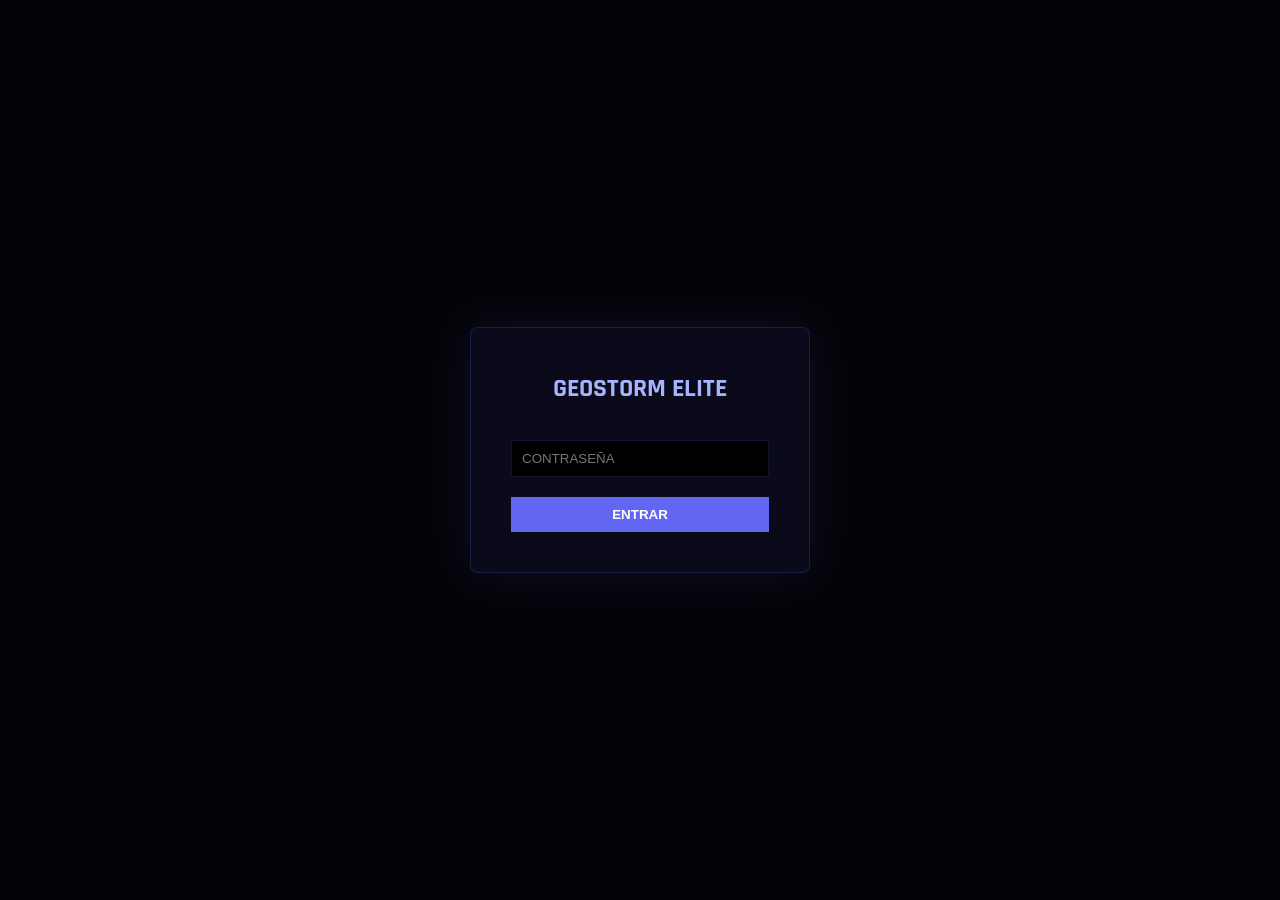
<file: index.html>
<!DOCTYPE html>
<html lang="es">
<head>
    <meta charset="UTF-8">
    <meta name="viewport" content="width=device-width, initial-scale=1.0">
    <title>GEOSTORM ELITE</title>
    <link href="https://fonts.googleapis.com/css2?family=Share+Tech+Mono&family=Rajdhani:wght@600;700&family=DM+Sans:wght@400;500&display=swap" rel="stylesheet">
    <link rel="stylesheet" href="style.css">
</head>
<body>

    <div id="gatekeeper">
        <div class="gate-card">
            <h1 style="font-family: var(--head); color: var(--ind3); margin-bottom: 10px;">GEOSTORM ELITE</h1>
            <input type="password" id="passInput" class="gate-input" style="width:100%; background:black; border:1px solid var(--bdr3); color:white; padding:10px; margin:20px 0;" placeholder="CONTRASEÑA">
            <button onclick="checkAccess()" style="width:100%; background:var(--ind); border:none; color:white; padding:10px; cursor:pointer; font-weight:bold;">ENTRAR</button>
            <p id="errorMsg" style="color:var(--red); display:none; margin-top:10px; font-size:12px;">CLAVE INCORRECTA</p>
        </div>
    </div>

    <div class="app-shell">
        <header class="top-bar">
            <div style="padding: 0 20px; font-family: var(--head); font-weight: bold; color: var(--ind3); font-size: 20px;">
                GEOSTORM <span style="color:var(--mu); font-weight: 300;">ELITE</span>
            </div>
        </header>

        <div class="main-wrapper">
            <nav class="side-nav" style="width: 240px; border-right: 1px solid var(--bdr); padding: 20px; display: flex; flex-direction: column; gap: 8px;">
                <button class="asset-btn active" onclick="setAsset('BTCUSDT', 'BITCOIN / DOLLAR', this)">BITCOIN</button>
                <button class="asset-btn" onclick="setAsset('GOLD', 'GOLD / ORE', this)">GOLD</button>
                <button class="asset-btn" onclick="setAsset('NASDAQ', 'NASDAQ 100', this)">NASDAQ</button>
            </nav>

            <main style="flex-grow: 1; display: grid; grid-template-columns: 1fr 350px; padding: 20px; gap: 20px; background: var(--bg0);">
                
                <section style="background: var(--bg1); border: 1px solid var(--bdr); border-radius: 4px; display: flex; flex-direction: column;">
                    <div style="padding: 15px; border-bottom: 1px solid var(--bdr); font-family: var(--head); font-weight: bold;" id="tv-asset-title">TERMINAL READY</div>
                    <div id="tv-chart-container" style="flex-grow: 1;">
                        </div>
                </section>

                <aside style="background: var(--bg1); border: 1px solid var(--bdr); border-radius: 4px; display: flex; flex-direction: column; overflow: hidden;">
                    <div style="padding: 10px; border-bottom: 1px solid var(--bdr); display: flex; justify-content: space-between; align-items: center;">
                        <span style="font-family: var(--head); font-size: 14px; font-weight: bold;">INTEL FEED</span>
                        <span class="live-led">● LIVE</span>
                    </div>
                    <iframe src="https://cryptopanic.com/widgets/news/?bg_color=06060f&font_family=sans&header_bg_color=06060f&header_text_color=6366f1&link_color=dde4ff&news_feed=all&posts_limit=10&text_color=8892bb" width="100%" height="100%" frameborder="0"></iframe>
                </aside>
            </main>
        </div>
    </div>

    <script src="script.js"></script>
</body>
</html>
</file>
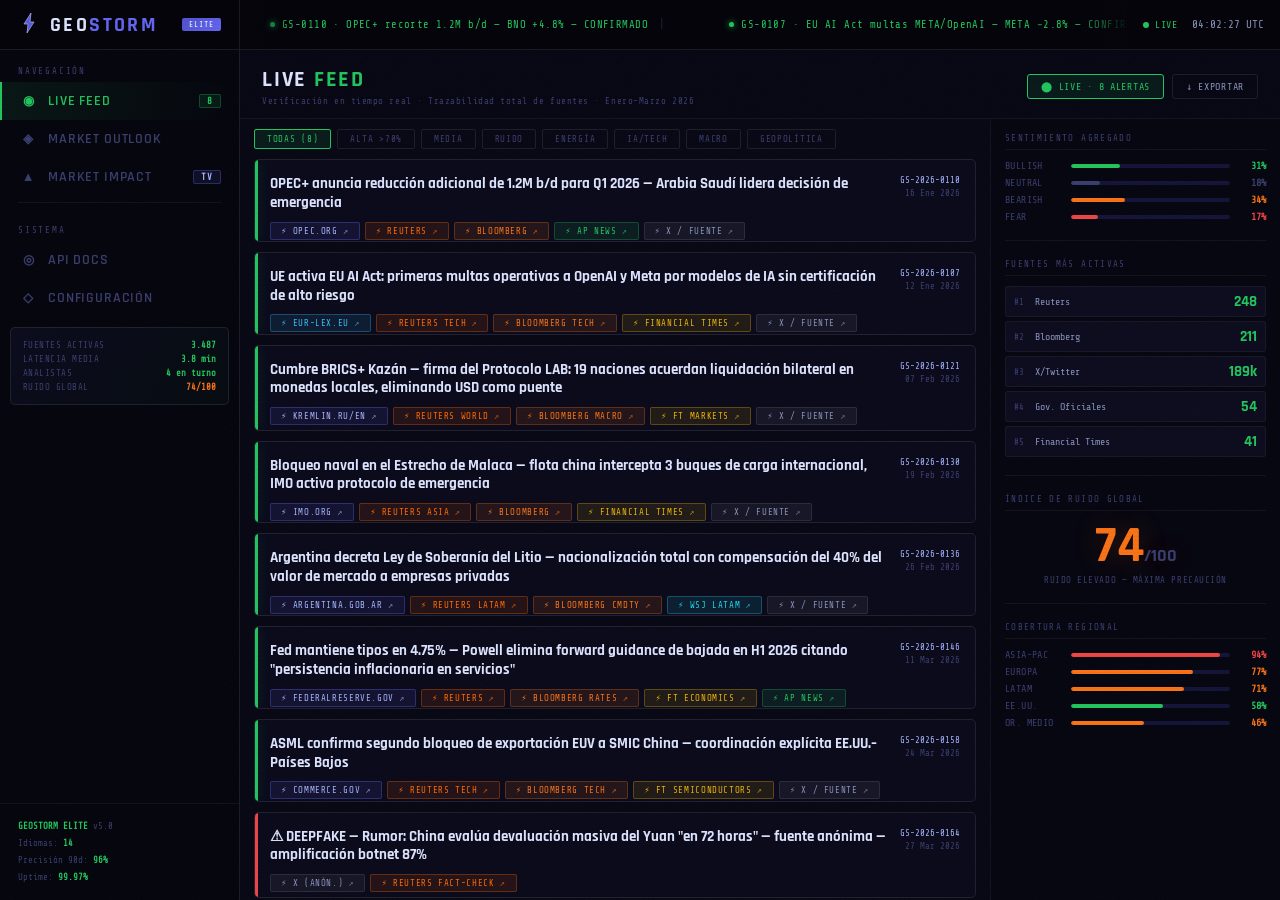
<file: GEOSTORM_PROJET/index.html.html>
<!DOCTYPE html>
<html lang="es">
<head>
<meta charset="UTF-8">
<meta name="viewport" content="width=device-width, initial-scale=1.0">
<title>GEOSTORM ELITE — Intelligence Hub</title>
<link rel="preconnect" href="https://fonts.googleapis.com">
<link rel="preconnect" href="https://fonts.gstatic.com" crossorigin>
<link href="https://fonts.googleapis.com/css2?family=Share+Tech+Mono&family=Rajdhani:wght@400;500;600;700&family=DM+Sans:opsz,wght@9..40,300;9..40,400;9..40,500;9..40,600&display=swap" rel="stylesheet">

<style>
/* ═══════════════════════════════════════════════════
   RESET & TOKENS
═══════════════════════════════════════════════════ */
*,*::before,*::after{box-sizing:border-box;margin:0;padding:0}

:root{
  --bg0:#04040a; --bg1:#06060f; --bg2:#080815;
  --surf:#0c0c1e; --surf2:#10102a; --surf3:#141438;

  --ind:#6366f1; --ind2:#4f52cc; --ind3:#a5b4fc;
  --id:rgba(99,102,241,.1); --ig:rgba(99,102,241,.25); --ib:rgba(99,102,241,.32);

  --grn:#22c55e; --grn2:#16a34a; --grn3:#4ade80;
  --gd:rgba(34,197,94,.1); --gg:rgba(34,197,94,.22); --gb:rgba(34,197,94,.28);

  --orn:#f97316;
  --od:rgba(249,115,22,.1); --og:rgba(249,115,22,.22); --ob:rgba(249,115,22,.28);

  --red:#ef4444;
  --rd:rgba(239,68,68,.1); --rb:rgba(239,68,68,.28);

  --yel:#eab308; --yd:rgba(234,179,8,.1);
  --cyn:#22d3ee; --cd:rgba(34,211,238,.1);

  --wh:#dde4ff; --wh2:#8892bb; --mu:#3a3e6e;
  --bdr:rgba(255,255,255,.05);
  --bdr2:rgba(255,255,255,.09);
  --bdr3:rgba(255,255,255,.15);

  --mono:'Share Tech Mono',monospace;
  --head:'Rajdhani',sans-serif;
  --body:'DM Sans',sans-serif;

  --SB:240px;
  --TOP:50px;
}

html,body{height:100%;overflow:hidden;background:var(--bg0);color:var(--wh);font-family:var(--mono)}

/* Scanline atmosphere */
body::before{
  content:'';position:fixed;inset:0;pointer-events:none;z-index:9998;
  background:repeating-linear-gradient(0deg,transparent,transparent 3px,rgba(0,0,0,.03) 3px,rgba(0,0,0,.03) 4px);
}
/* Grain texture */
body::after{
  content:'';position:fixed;inset:0;pointer-events:none;z-index:9997;opacity:.022;
  background-image:url("data:image/svg+xml,%3Csvg xmlns='http://www.w3.org/2000/svg' width='256' height='256'%3E%3Cfilter id='n'%3E%3CfeTurbulence type='fractalNoise' baseFrequency='.85' numOctaves='4' stitchTiles='stitch'/%3E%3C/filter%3E%3Crect width='256' height='256' filter='url(%23n)'/%3E%3C/svg%3E");
}

::-webkit-scrollbar{width:3px;height:3px}
::-webkit-scrollbar-track{background:transparent}
::-webkit-scrollbar-thumb{background:var(--mu);border-radius:2px}

/* ═══════════════════════════════════════════════════
   GLASS CARD
═══════════════════════════════════════════════════ */
.glass{
  background:rgba(12,12,30,.78);
  backdrop-filter:blur(16px) saturate(1.3);
  -webkit-backdrop-filter:blur(16px) saturate(1.3);
  border:1px solid var(--bdr2);border-radius:6px;
  position:relative;overflow:hidden;
}
.glass::before{
  content:'';position:absolute;top:0;left:0;right:0;height:1px;
  background:linear-gradient(90deg,transparent,rgba(255,255,255,.18),transparent);
}

/* ═══════════════════════════════════════════════════
   APP SHELL
═══════════════════════════════════════════════════ */
#app{
  display:grid;
  grid-template-rows:var(--TOP) 1fr;
  grid-template-columns:var(--SB) 1fr;
  height:100vh;overflow:hidden;
}

/* ═══════════════════════════════════════════════════
   TOPBAR
═══════════════════════════════════════════════════ */
#topbar{
  grid-column:1/-1;display:flex;align-items:center;
  background:rgba(4,4,10,.94);
  backdrop-filter:blur(24px);-webkit-backdrop-filter:blur(24px);
  border-bottom:1px solid var(--bdr2);z-index:300;position:relative;
}

.tb-brand{
  width:var(--SB);height:100%;
  display:flex;align-items:center;gap:10px;padding:0 18px;
  border-right:1px solid var(--bdr2);flex-shrink:0;
}
.brand-bolt svg{width:22px;height:22px}
.brand-name{
  font-family:var(--head);font-size:20px;font-weight:700;
  letter-spacing:.12em;text-transform:uppercase;color:var(--wh);
}
.brand-name em{color:var(--ind);font-style:normal}
.brand-badge{
  margin-left:auto;flex-shrink:0;
  font-family:var(--mono);font-size:8px;letter-spacing:.12em;
  padding:2px 7px;border-radius:2px;
  background:linear-gradient(135deg,var(--ind2),var(--ind));color:#fff;
}

.ham{
  display:none;align-items:center;justify-content:center;
  width:36px;height:36px;background:none;
  border:1px solid var(--bdr2);border-radius:3px;cursor:pointer;
  color:var(--wh2);font-size:17px;margin-left:auto;margin-right:10px;
  transition:all .15s;
}
.ham:hover{border-color:var(--ind);color:var(--ind3)}

/* Ticker */
.tb-ticker{flex:1;overflow:hidden;position:relative;height:100%;display:flex;align-items:center}
.tb-ticker::before,.tb-ticker::after{
  content:'';position:absolute;top:0;bottom:0;width:52px;z-index:2;pointer-events:none;
}
.tb-ticker::before{left:0;background:linear-gradient(90deg,rgba(4,4,10,.94),transparent)}
.tb-ticker::after{right:0;background:linear-gradient(-90deg,rgba(4,4,10,.94),transparent)}

.tick-scroll{display:flex;white-space:nowrap;animation:tscroll 65s linear infinite}
.tick-item{
  display:inline-flex;align-items:center;gap:7px;
  padding:0 30px;font-family:var(--mono);font-size:10.5px;letter-spacing:.04em;
}
.tick-dot{width:5px;height:5px;border-radius:50%;flex-shrink:0}
.tick-sep{color:var(--mu);padding:0 4px;opacity:.6}
.tick-item.ok{color:var(--grn)} .tick-item.ok .tick-dot{background:var(--grn);box-shadow:0 0 6px var(--grn)}
.tick-item.warn{color:var(--orn)} .tick-item.warn .tick-dot{background:var(--orn)}
.tick-item.bad{color:var(--red)} .tick-item.bad .tick-dot{background:var(--red)}

@keyframes tscroll{from{transform:translateX(0)}to{transform:translateX(-50%)}}

.tb-right{display:flex;align-items:center;gap:14px;padding:0 16px;flex-shrink:0}
.tb-live{display:flex;align-items:center;gap:6px;font-family:var(--mono);font-size:10px;letter-spacing:.08em;text-transform:uppercase;color:var(--grn)}
.live-dot{width:6px;height:6px;border-radius:50%;background:var(--grn);animation:ldot 1.8s ease-in-out infinite}
@keyframes ldot{
  0%,100%{box-shadow:0 0 0 0 rgba(34,197,94,.6)}
  50%{box-shadow:0 0 0 5px rgba(34,197,94,0)}
}
.tb-clock{font-family:var(--mono);font-size:11px;color:var(--wh2)}

/* ═══════════════════════════════════════════════════
   SIDEBAR
═══════════════════════════════════════════════════ */
#sidebar{
  grid-row:2;
  background:rgba(6,6,15,.92);
  backdrop-filter:blur(20px);-webkit-backdrop-filter:blur(20px);
  border-right:1px solid var(--bdr2);
  overflow-y:auto;display:flex;flex-direction:column;
  z-index:100;transition:transform .25s ease;
}

.sb-lbl{font-family:var(--mono);font-size:9px;letter-spacing:.2em;text-transform:uppercase;color:var(--mu);padding:16px 18px 6px}

.nav-item{
  display:flex;align-items:center;gap:11px;padding:10px 18px;
  cursor:pointer;user-select:none;
  font-family:var(--head);font-size:14px;font-weight:600;letter-spacing:.06em;text-transform:uppercase;
  color:var(--mu);border-left:2px solid transparent;transition:all .15s;
}
.nav-item:hover{color:var(--wh2);background:rgba(255,255,255,.025)}
.nav-item.active{color:var(--grn);border-left-color:var(--grn);background:linear-gradient(90deg,rgba(34,197,94,.09),transparent)}
.ni-ico{font-size:13px;width:17px;text-align:center;flex-shrink:0}
.ni-badge{margin-left:auto;font-family:var(--mono);font-size:9px;padding:1px 7px;border-radius:2px}
.ni-badge.live{background:var(--gd);color:var(--grn);border:1px solid var(--gb);animation:ldot 2s ease-in-out infinite}
.ni-badge.beta{background:var(--id);color:var(--ind3);border:1px solid var(--ib)}

.sb-div{height:1px;background:var(--bdr);margin:6px 18px}

.sb-stats{
  margin:10px;padding:12px;border-radius:5px;
  background:linear-gradient(135deg,rgba(99,102,241,.07),rgba(34,197,94,.04));
  border:1px solid var(--bdr2);
}
.ss-row{display:flex;align-items:center;justify-content:space-between;font-family:var(--mono);font-size:9px;margin-bottom:4px}
.ss-row:last-child{margin-bottom:0}
.ss-l{color:var(--mu);text-transform:uppercase;letter-spacing:.05em}
.ss-v{color:var(--grn);font-weight:700}
.ss-v.warn{color:var(--orn)}

.sb-footer{margin-top:auto;padding:14px 18px;border-top:1px solid var(--bdr);font-family:var(--mono);font-size:9px;color:var(--mu);line-height:1.9}
.sb-footer strong{color:var(--grn)}

/* ═══════════════════════════════════════════════════
   MAIN
═══════════════════════════════════════════════════ */
#main{grid-row:2;overflow-y:auto;overflow-x:hidden;background:var(--bg2)}

.page{display:none;min-height:100%}
.page.active{display:block}

/* ═══════════════════════════════════════════════════
   PAGE HEADER
═══════════════════════════════════════════════════ */
.ph{
  padding:16px 22px 12px;border-bottom:1px solid var(--bdr);
  display:flex;align-items:center;justify-content:space-between;
  position:sticky;top:0;z-index:50;
  background:rgba(8,8,21,.93);backdrop-filter:blur(18px);
  flex-wrap:wrap;gap:10px;
}
.ph-title{font-family:var(--head);font-size:22px;font-weight:700;letter-spacing:.08em;text-transform:uppercase}
.ph-title span{color:var(--grn)}
.ph-sub{font-family:var(--mono);font-size:9px;color:var(--mu);margin-top:2px;letter-spacing:.06em}
.ph-r{display:flex;gap:8px;align-items:center;flex-wrap:wrap}

/* Buttons */
.btn{
  display:inline-flex;align-items:center;gap:6px;padding:6px 13px;border-radius:3px;cursor:pointer;
  font-family:var(--mono);font-size:10px;letter-spacing:.07em;text-transform:uppercase;
  border:1px solid var(--bdr2);background:transparent;color:var(--wh2);text-decoration:none;transition:all .15s;
}
.btn:hover{border-color:var(--ind);color:var(--ind3);background:var(--id)}
.btn.g{border-color:var(--grn);color:var(--grn);background:var(--gd)}
.btn.g:hover{background:rgba(34,197,94,.18)}

/* ═══════════════════════════════════════════════════
   LIVE FEED
═══════════════════════════════════════════════════ */
.feed-shell{
  display:grid;grid-template-columns:1fr 290px;
  height:calc(100vh - var(--TOP) - 57px);overflow:hidden;
}
.feed-main-wrap{display:flex;flex-direction:column;overflow:hidden}
.chips-row{display:flex;gap:6px;flex-wrap:wrap;padding:10px 14px;flex-shrink:0}
.chip{
  padding:4px 12px;border-radius:2px;font-family:var(--mono);font-size:9px;
  letter-spacing:.08em;text-transform:uppercase;
  border:1px solid var(--bdr2);background:transparent;color:var(--mu);cursor:pointer;transition:all .15s;
}
.chip.active,.chip:hover{border-color:var(--grn);color:var(--grn);background:var(--gd)}

.feed-scroll{overflow-y:auto;flex:1;padding:0 14px 14px;display:flex;flex-direction:column;gap:10px}

/* Alert card */
.alert-card{
  background:rgba(12,12,30,.78);
  backdrop-filter:blur(12px);-webkit-backdrop-filter:blur(12px);
  border:1px solid var(--bdr2);border-radius:5px;
  padding:15px 15px 13px;position:relative;overflow:hidden;
  transition:border-color .18s,transform .15s;
}
.alert-card::after{content:'';position:absolute;left:0;top:0;bottom:0;width:3px}
.alert-card.lv-hi::after{background:var(--grn);box-shadow:1px 0 12px var(--gg)}
.alert-card.lv-md::after{background:var(--orn);box-shadow:1px 0 10px var(--og)}
.alert-card.lv-lo::after{background:var(--red)}
.alert-card:hover{border-color:var(--bdr3);transform:translateX(2px)}

.ac-top{display:flex;align-items:flex-start;justify-content:space-between;gap:10px;margin-bottom:9px}
.ac-title{font-family:var(--head);font-size:15px;font-weight:700;color:var(--wh);line-height:1.25;flex:1}
.ac-meta{display:flex;flex-direction:column;align-items:flex-end;gap:3px;flex-shrink:0}
.ac-time{font-family:var(--mono);font-size:9px;color:var(--mu);white-space:nowrap}
.ac-id{font-family:var(--mono);font-size:9px;color:var(--ind3)}

/* Source buttons — military command style */
.src-row{display:flex;gap:5px;flex-wrap:wrap;margin-bottom:10px}
.src-btn{
  display:inline-flex;align-items:center;gap:5px;
  padding:3px 10px;border-radius:2px;
  font-family:var(--mono);font-size:9px;letter-spacing:.07em;text-transform:uppercase;
  border:1px solid;text-decoration:none;
  position:relative;overflow:hidden;transition:all .15s;
}
.src-btn::before{
  content:'';position:absolute;left:-100%;top:0;width:100%;height:100%;
  background:linear-gradient(90deg,transparent,rgba(255,255,255,.1),transparent);
  transition:left .35s;
}
.src-btn:hover::before{left:100%}
.src-btn:hover{filter:brightness(1.35);transform:translateY(-1px);box-shadow:0 4px 14px rgba(0,0,0,.5)}

.sb-rtr{background:rgba(255,103,0,.1);color:#ff6900;border-color:rgba(255,103,0,.3)}
.sb-bbg{background:var(--od);color:var(--orn);border-color:var(--ob)}
.sb-gov{background:var(--id);color:var(--ind3);border-color:var(--ib)}
.sb-x  {background:rgba(255,255,255,.05);color:var(--wh2);border-color:var(--bdr2)}
.sb-ft {background:var(--yd);color:var(--yel);border-color:rgba(234,179,8,.3)}
.sb-wsj{background:var(--cd);color:var(--cyn);border-color:rgba(34,211,238,.3)}
.sb-ap {background:var(--gd);color:var(--grn);border-color:var(--gb)}
.sb-eu {background:rgba(56,189,248,.1);color:#38bdf8;border-color:rgba(56,189,248,.3)}
.sb-un {background:rgba(167,139,250,.1);color:#a78bfa;border-color:rgba(167,139,250,.3)}

/* Confluence bar */
.conf-row{display:flex;align-items:center;gap:10px;margin-bottom:9px}
.conf-lbl{font-family:var(--mono);font-size:9px;color:var(--mu);text-transform:uppercase;letter-spacing:.07em;width:78px;flex-shrink:0}
.conf-track{flex:1;height:6px;background:var(--surf3);border-radius:3px;overflow:hidden}
.conf-bar{height:100%;border-radius:3px;animation:fillup 1s ease .1s both;position:relative}
.conf-bar::after{
  content:'';position:absolute;right:0;top:0;bottom:0;width:26px;
  background:linear-gradient(90deg,transparent,rgba(255,255,255,.22));
  animation:sweep .8s ease .8s both;
}
@keyframes fillup{from{width:0!important}}
@keyframes sweep{from{opacity:1;transform:translateX(-26px)}to{opacity:0;transform:translateX(8px)}}
.conf-bar.hi{background:linear-gradient(90deg,var(--grn2),var(--grn));box-shadow:0 0 10px var(--gg)}
.conf-bar.md{background:linear-gradient(90deg,#c2410c,var(--orn))}
.conf-bar.lo{background:var(--red)}
.conf-pct{font-family:var(--head);font-size:19px;font-weight:700;width:40px;text-align:right;flex-shrink:0}
.conf-pct.hi{color:var(--grn)} .conf-pct.md{color:var(--orn)} .conf-pct.lo{color:var(--red)}

/* Metrics */
.metrics-row{display:flex;gap:7px;flex-wrap:wrap;margin-bottom:9px}
.m-chip{padding:3px 9px;border-radius:2px;background:var(--surf2);border:1px solid var(--bdr);color:var(--wh2);font-family:var(--mono);font-size:9px}
.m-chip strong{color:var(--wh)}

/* Sentiment */
.sent-wrap{margin-bottom:9px}
.sent-lbl{font-family:var(--mono);font-size:9px;color:var(--mu);text-transform:uppercase;letter-spacing:.07em;margin-bottom:5px;display:block}
.sent-bar{display:flex;height:16px;border-radius:3px;overflow:hidden;border:1px solid var(--bdr)}
.sent-seg{display:flex;align-items:center;justify-content:center;font-family:var(--mono);font-size:8px;font-weight:700;letter-spacing:.04em;transition:width .5s ease}
.sent-seg.bull{background:var(--grn);color:#000}
.sent-seg.neut{background:var(--surf3);color:var(--mu)}
.sent-seg.bear{background:var(--orn);color:#000}
.sent-seg.fear{background:var(--red);color:#fff}
.sent-tags{display:flex;gap:4px;flex-wrap:wrap;margin-top:5px}
.s-tag{padding:2px 7px;border-radius:2px;font-family:var(--mono);font-size:9px;text-transform:uppercase;letter-spacing:.04em;border:1px solid}
.s-tag.bull{background:var(--gd);color:var(--grn);border-color:var(--gb)}
.s-tag.bear{background:var(--od);color:var(--orn);border-color:var(--ob)}
.s-tag.fear{background:var(--rd);color:var(--red);border-color:var(--rb)}
.s-tag.neut{background:var(--surf3);color:var(--mu);border-color:var(--bdr)}

/* Seal */
.seal{display:flex;align-items:flex-start;gap:8px;padding:9px 11px;border-radius:3px;margin-top:9px;font-family:var(--mono);font-size:10px;color:var(--wh2);line-height:1.65}
.seal.conf{background:var(--gd);border:1px solid var(--gb)} .seal.conf strong{color:var(--grn)}
.seal.anal{background:var(--od);border:1px solid var(--ob)} .seal.anal strong{color:var(--orn)}
.seal.rej {background:var(--rd);border:1px solid var(--rb)} .seal.rej  strong{color:var(--red)}

/* Feed rail */
.feed-rail{border-left:1px solid var(--bdr);overflow-y:auto;padding:14px;background:rgba(6,6,15,.7);display:flex;flex-direction:column;gap:14px}
.rail-title{font-family:var(--mono);font-size:9px;letter-spacing:.15em;text-transform:uppercase;color:var(--mu);margin-bottom:10px;padding-bottom:6px;border-bottom:1px solid var(--bdr)}

.gauge-rows{display:flex;flex-direction:column;gap:6px}
.g-r{display:flex;align-items:center;gap:8px;font-family:var(--mono);font-size:10px}
.g-l{color:var(--mu);width:58px;flex-shrink:0;text-transform:uppercase;letter-spacing:.04em}
.g-t{flex:1;height:4px;background:var(--surf3);border-radius:2px;overflow:hidden}
.g-f{height:100%;border-radius:2px}
.g-f.gn{background:var(--grn)} .g-f.or{background:var(--orn)}
.g-f.rd{background:var(--red)} .g-f.mu{background:var(--mu)}
.g-v{width:28px;text-align:right;font-weight:700}
.g-v.gn{color:var(--grn)} .g-v.or{color:var(--orn)} .g-v.rd{color:var(--red)} .g-v.mu{color:var(--mu)}

.slb{display:flex;flex-direction:column;gap:4px}
.slb-r{display:flex;align-items:center;gap:7px;padding:5px 8px;background:var(--surf);border:1px solid var(--bdr);border-radius:3px}
.slb-rk{font-family:var(--mono);font-size:9px;color:var(--mu);width:14px}
.slb-name{font-family:var(--mono);font-size:10px;color:var(--wh2);flex:1}
.slb-c{font-family:var(--head);font-size:15px;font-weight:700;color:var(--grn)}

.sep{height:1px;background:var(--bdr);margin:4px 0}

/* ═══════════════════════════════════════════════════
   MARKET OUTLOOK
═══════════════════════════════════════════════════ */
.outlook-shell{
  display:grid;grid-template-columns:210px 1fr;
  height:calc(100vh - var(--TOP) - 57px);overflow:hidden;
}
.topic-list{border-right:1px solid var(--bdr);overflow-y:auto;padding:10px 0;background:rgba(6,6,15,.7)}
.topic-btn{padding:10px 15px;cursor:pointer;border-left:2px solid transparent;transition:all .15s}
.topic-btn:hover{background:rgba(255,255,255,.02)}
.topic-btn.active{border-left-color:var(--grn);background:var(--gd)}
.tb-name{font-family:var(--head);font-size:13px;font-weight:700;text-transform:uppercase;letter-spacing:.04em;color:var(--wh2);margin-bottom:3px}
.topic-btn.active .tb-name{color:var(--grn)}
.tb-meta{font-family:var(--mono);font-size:9px;color:var(--mu);display:flex;align-items:center;gap:6px}
.heat-bar{width:28px;height:3px;border-radius:2px;background:var(--surf3);overflow:hidden}
.heat-fill{height:100%;border-radius:2px}
.heat-fill.h5{background:var(--red);width:100%} .heat-fill.h4{background:var(--orn);width:80%}
.heat-fill.h3{background:var(--yel);width:60%}  .heat-fill.h2{background:var(--grn);width:40%}

.outlook-main{overflow-y:auto;padding:22px 24px}

.otlk-header{margin-bottom:20px;padding-bottom:14px;border-bottom:1px solid var(--bdr)}
.otlk-kicker{font-family:var(--mono);font-size:10px;color:var(--mu);letter-spacing:.1em;text-transform:uppercase;margin-bottom:7px}
.otlk-title{font-family:var(--head);font-size:28px;font-weight:700;text-transform:uppercase;letter-spacing:.03em;line-height:1.1;margin-bottom:9px}
.otlk-title .acc{color:var(--grn)}
.otlk-tags{display:flex;gap:5px;flex-wrap:wrap}

.pill{display:inline-block;padding:2px 8px;border-radius:2px;font-family:var(--mono);font-size:9px;letter-spacing:.04em;text-transform:uppercase;border:1px solid}
.pill-g{background:var(--gd);color:var(--grn);border-color:var(--gb)}
.pill-o{background:var(--od);color:var(--orn);border-color:var(--ob)}
.pill-r{background:var(--rd);color:var(--red);border-color:var(--rb)}
.pill-i{background:var(--id);color:var(--ind3);border-color:var(--ib)}

/* Sentiment compare */
.sent-compare{
  background:rgba(12,12,30,.78);
  backdrop-filter:blur(12px);-webkit-backdrop-filter:blur(12px);
  border:1px solid var(--bdr2);border-radius:5px;
  padding:16px;margin-bottom:20px;
}
.sc-title{font-family:var(--mono);font-size:9px;letter-spacing:.15em;text-transform:uppercase;color:var(--mu);margin-bottom:14px;padding-bottom:8px;border-bottom:1px solid var(--bdr)}
.sc-cols{display:grid;grid-template-columns:1fr 1fr;gap:18px;margin-bottom:14px}
.sc-col-title{font-family:var(--mono);font-size:9px;text-transform:uppercase;letter-spacing:.08em;margin-bottom:8px}
.sc-col-title.masses{color:var(--orn)}
.sc-col-title.gs{color:var(--grn)}
.sc-col-desc{font-family:var(--body);font-size:11.5px;color:var(--wh2);line-height:1.7;margin-bottom:10px;font-weight:300}
.sc-bar-rows{display:flex;flex-direction:column;gap:5px}
.sc-bar-row{display:flex;align-items:center;gap:8px;font-family:var(--mono);font-size:9px}
.sc-bar-l{color:var(--mu);width:52px;flex-shrink:0;text-transform:uppercase;letter-spacing:.04em}
.sc-bar-t{flex:1;height:5px;background:var(--surf3);border-radius:3px;overflow:hidden}
.sc-bar-f{height:100%;border-radius:3px;animation:fillup 1.2s ease .3s both}
.sc-bar-v{width:30px;text-align:right;font-weight:700}

.div-row{
  display:flex;align-items:center;gap:12px;
  padding:10px 14px;border-radius:4px;
  background:rgba(249,115,22,.07);border:1px solid var(--ob);
}
.div-lbl{font-family:var(--mono);font-size:9px;color:var(--orn);text-transform:uppercase;letter-spacing:.07em;flex-shrink:0}
.div-track{flex:1;height:6px;background:var(--surf3);border-radius:3px;overflow:hidden}
.div-fill{height:100%;border-radius:3px;background:linear-gradient(90deg,var(--grn),var(--orn));animation:fillup 1.2s ease .3s both}
.div-pct{font-family:var(--head);font-size:16px;font-weight:700;color:var(--orn);flex-shrink:0}

/* Assets grid */
.assets-grid{display:grid;grid-template-columns:repeat(4,1fr);gap:8px;margin-bottom:18px}
.ast{background:var(--surf);border:1px solid var(--bdr);border-radius:3px;padding:11px}
.ast-sym{font-family:var(--head);font-size:17px;font-weight:700;margin-bottom:2px}
.ast-dir{font-family:var(--mono);font-size:10px;text-transform:uppercase;letter-spacing:.06em;margin-bottom:6px}
.ast-dir.up{color:var(--grn)} .ast-dir.dn{color:var(--red)}
.ast-mini{height:3px;background:var(--surf3);border-radius:2px;overflow:hidden}
.ast-mini-fill{height:100%;border-radius:2px;animation:fillup 1s ease .3s both}
.ast-mini-fill.up{background:var(--grn)} .ast-mini-fill.dn{background:var(--red)}

/* Analysis */
.analysis-grid{display:grid;grid-template-columns:1fr 256px;gap:18px;margin-bottom:20px}
.an-sec-title{font-family:var(--mono);font-size:10px;color:var(--grn);text-transform:uppercase;letter-spacing:.12em;margin-bottom:12px;display:flex;align-items:center;gap:8px}
.an-sec-title::before{content:'//';color:var(--mu);font-size:11px}

.pov-p{font-family:var(--body);font-size:13.5px;color:var(--wh2);line-height:1.9;margin-bottom:13px;border-left:2px solid var(--bdr);padding-left:14px;font-weight:300}
.pov-p strong{color:var(--wh);font-weight:600}
.pov-p.hi{border-left-color:var(--grn)} .pov-p.warn{border-left-color:var(--orn)} .pov-p.risk{border-left-color:var(--red)}

.opinion-col{background:rgba(12,12,30,.78);backdrop-filter:blur(10px);-webkit-backdrop-filter:blur(10px);border:1px solid var(--bdr2);border-radius:5px;padding:14px;height:fit-content}
.op-title{font-family:var(--mono);font-size:9px;letter-spacing:.15em;text-transform:uppercase;color:var(--mu);margin-bottom:12px;padding-bottom:7px;border-bottom:1px solid var(--bdr)}
.op-block{margin-bottom:12px}
.op-bt{font-family:var(--mono);font-size:9px;text-transform:uppercase;letter-spacing:.07em;margin-bottom:5px}
.op-bt.m{color:var(--orn)} .op-bt.e{color:var(--grn)}
.op-txt{font-family:var(--body);font-size:12px;color:var(--wh2);line-height:1.7;font-weight:300}

/* Timeline */
.tl-list{display:flex;flex-direction:column;position:relative}
.tl-list::before{content:'';position:absolute;left:15px;top:0;bottom:0;width:1px;background:var(--bdr2)}
.tl-item{display:flex;gap:13px;padding:8px 0;position:relative}
.tl-dot{width:9px;height:9px;border-radius:50%;margin-left:12px;margin-top:4px;flex-shrink:0;position:relative;z-index:1}
.tl-dot.g{background:var(--grn);box-shadow:0 0 7px var(--gg)} .tl-dot.o{background:var(--orn)} .tl-dot.r{background:var(--red)}
.tl-time{font-family:var(--mono);font-size:9px;color:var(--mu);margin-bottom:1px}
.tl-txt{font-family:var(--mono);font-size:10.5px;color:var(--wh2);line-height:1.5}

/* ═══════════════════════════════════════════════════
   MARKET IMPACT — TRADINGVIEW
═══════════════════════════════════════════════════ */
.impact-shell{
  display:grid;grid-template-columns:1fr 290px;
  height:calc(100vh - var(--TOP) - 57px);overflow:hidden;
}
.impact-left{display:flex;flex-direction:column;overflow:hidden;padding:14px;gap:12px}
.impact-right{border-left:1px solid var(--bdr);overflow-y:auto;padding:14px;background:rgba(6,6,15,.7);display:flex;flex-direction:column;gap:14px}

/* Asset selector */
.asset-selector{display:flex;gap:6px;flex-wrap:wrap}
.asset-btn{
  padding:6px 14px;border-radius:3px;
  font-family:var(--mono);font-size:10px;letter-spacing:.07em;text-transform:uppercase;
  border:1px solid var(--bdr2);background:transparent;color:var(--mu);
  cursor:pointer;transition:all .2s;
}
.asset-btn:hover{border-color:var(--ind);color:var(--ind3);background:var(--id)}
.asset-btn.active{
  border-color:var(--ind);color:var(--ind3);background:var(--id);
  box-shadow:0 0 14px var(--ig);
}

/* TradingView wrapper */
.tv-wrap{
  background:rgba(12,12,30,.78);
  backdrop-filter:blur(14px);-webkit-backdrop-filter:blur(14px);
  border:1px solid var(--bdr2);border-radius:6px;
  display:flex;flex-direction:column;flex:1;min-height:0;
  overflow:hidden;
}
.tv-header{
  padding:12px 16px;border-bottom:1px solid var(--bdr);
  display:flex;align-items:center;justify-content:space-between;flex-wrap:wrap;gap:10px;
  background:rgba(8,8,21,.7);flex-shrink:0;
}
.tv-title{font-family:var(--head);font-size:16px;font-weight:700;text-transform:uppercase;letter-spacing:.06em}
.tv-title span{color:var(--grn)}
.tv-sub{font-family:var(--mono);font-size:9px;color:var(--mu);margin-top:2px}

#tv-chart-container{flex:1;min-height:0}

/* Loading state */
.tv-loading{
  display:flex;flex-direction:column;align-items:center;justify-content:center;
  height:100%;gap:14px;
}
.tv-loading-icon{font-size:32px;animation:spin 2s linear infinite}
@keyframes spin{from{transform:rotate(0deg)}to{transform:rotate(360deg)}}
.tv-loading-txt{font-family:var(--mono);font-size:11px;color:var(--mu);letter-spacing:.08em;text-transform:uppercase}

/* Right panel */
.ir-panel{background:var(--surf);border:1px solid var(--bdr2);border-radius:5px;padding:14px}
.ir-title{font-family:var(--mono);font-size:9px;text-transform:uppercase;letter-spacing:.14em;color:var(--mu);margin-bottom:10px;padding-bottom:7px;border-bottom:1px solid var(--bdr)}

.stat-list{display:flex;flex-direction:column;gap:5px}
.stat-r{display:flex;align-items:center;justify-content:space-between;padding:6px 9px;background:var(--surf2);border-radius:2px;font-family:var(--mono);font-size:10px}
.stat-l{color:var(--mu)}
.stat-v{font-weight:700}
.stat-v.g{color:var(--grn)} .stat-v.r{color:var(--red)} .stat-v.o{color:var(--orn)} .stat-v.i{color:var(--ind3)}

.pin-list{display:flex;flex-direction:column;gap:5px}
.pin-item{padding:9px 11px;background:var(--surf2);border:1px solid var(--bdr);border-radius:3px;transition:border-color .15s}
.pin-item:hover{border-color:var(--grn)}
.pin-top{display:flex;align-items:center;gap:7px;margin-bottom:4px}
.pin-dot{width:6px;height:6px;border-radius:50%;flex-shrink:0}
.pin-dot.g{background:var(--grn);box-shadow:0 0 5px var(--gg)} .pin-dot.o{background:var(--orn)} .pin-dot.r{background:var(--red)}
.pin-id{font-family:var(--mono);font-size:9px;color:var(--ind3)}
.pin-time{font-family:var(--mono);font-size:9px;color:var(--mu);margin-left:auto}
.pin-title{font-family:var(--mono);font-size:10px;color:var(--wh2);line-height:1.4;margin-bottom:4px}
.pin-impact{font-family:var(--head);font-size:15px;font-weight:700}
.pin-impact.up{color:var(--grn)} .pin-impact.dn{color:var(--red)}

/* ═══════════════════════════════════════════════════
   RESPONSIVE
═══════════════════════════════════════════════════ */
@media(max-width:900px){
  :root{--SB:0px}
  #app{grid-template-columns:1fr}
  #sidebar{
    position:fixed;left:0;top:var(--TOP);bottom:0;
    width:240px;transform:translateX(-100%);z-index:300;
    border-right:1px solid var(--bdr2);
  }
  #sidebar.open{transform:translateX(0)}
  .ham{display:flex}
  .tb-brand{width:auto}
  .feed-shell,.outlook-shell,.impact-shell{grid-template-columns:1fr}
  .feed-rail,.impact-right{display:none}
  .topic-list{display:none}
  .assets-grid{grid-template-columns:1fr 1fr}
  .analysis-grid,.sc-cols{grid-template-columns:1fr}
  .opinion-col{display:none}
}
</style>
</head>
<body>
<div id="app">

<!-- ═══════════ TOPBAR ═══════════ -->
<header id="topbar">
  <div class="tb-brand">
    <div class="brand-bolt">
      <svg viewBox="0 0 22 22" fill="none">
        <polygon points="13,1 6,12 10,12 9,21 16,10 12,10" fill="#6366f1" opacity=".88"/>
        <polygon points="13,1 6,12 10,12 9,21 16,10 12,10" fill="none" stroke="#a5b4fc" stroke-width=".7"/>
      </svg>
    </div>
    <span class="brand-name">GEO<em>STORM</em></span>
    <span class="brand-badge">ELITE</span>
    <button class="ham" id="ham-btn" onclick="toggleSidebar()" aria-label="Menu">☰</button>
  </div>

  <div class="tb-ticker">
    <div class="tick-scroll" id="ticker-scroll"><!-- JS --></div>
  </div>

  <div class="tb-right">
    <div class="tb-live"><span class="live-dot"></span>LIVE</div>
    <div class="tb-clock" id="clk">—</div>
  </div>
</header>

<!-- ═══════════ SIDEBAR ═══════════ -->
<nav id="sidebar">
  <div class="sb-lbl">Navegación</div>
  <div class="nav-item active" data-p="feed"    onclick="nav('feed')">  <span class="ni-ico">◉</span>Live Feed<span class="ni-badge live" id="feed-badge">8</span></div>
  <div class="nav-item"        data-p="outlook" onclick="nav('outlook')"><span class="ni-ico">◈</span>Market Outlook</div>
  <div class="nav-item"        data-p="impact"  onclick="nav('impact')"> <span class="ni-ico">▲</span>Market Impact<span class="ni-badge beta">TV</span></div>
  <div class="sb-div"></div>
  <div class="sb-lbl">Sistema</div>
  <div class="nav-item"><span class="ni-ico">◎</span>API Docs</div>
  <div class="nav-item"><span class="ni-ico">◇</span>Configuración</div>

  <div class="sb-stats">
    <div class="ss-row"><span class="ss-l">Fuentes activas</span><span class="ss-v">3.487</span></div>
    <div class="ss-row"><span class="ss-l">Latencia media</span><span class="ss-v">3.8 min</span></div>
    <div class="ss-row"><span class="ss-l">Analistas</span><span class="ss-v">4 en turno</span></div>
    <div class="ss-row"><span class="ss-l">Ruido global</span><span class="ss-v warn">74/100</span></div>
  </div>

  <div class="sb-footer">
    <strong>GEOSTORM ELITE</strong> v5.0<br>
    Idiomas: <strong>14</strong><br>
    Precisión 90d: <strong>96%</strong><br>
    Uptime: <strong>99.97%</strong>
  </div>
</nav>

<!-- ═══════════ MAIN ═══════════ -->
<main id="main">

<!-- ════════════════ LIVE FEED ════════════════ -->
<section id="page-feed" class="page active">
  <div class="ph">
    <div>
      <div class="ph-title">Live <span>Feed</span></div>
      <div class="ph-sub">Verificación en tiempo real · Trazabilidad total de fuentes · Enero–Marzo 2026</div>
    </div>
    <div class="ph-r">
      <button class="btn g">⬤ Live · 8 alertas</button>
      <button class="btn">↓ Exportar</button>
    </div>
  </div>

  <div class="feed-shell">
    <div class="feed-main-wrap">
      <div class="chips-row">
        <button class="chip active" onclick="filterFeed('all',this)">Todas (8)</button>
        <button class="chip" onclick="filterFeed('lv-hi',this)">Alta &gt;70%</button>
        <button class="chip" onclick="filterFeed('lv-md',this)">Media</button>
        <button class="chip" onclick="filterFeed('lv-lo',this)">Ruido</button>
        <button class="chip" onclick="filterFeed('energy',this)">Energía</button>
        <button class="chip" onclick="filterFeed('tech',this)">IA/Tech</button>
        <button class="chip" onclick="filterFeed('macro',this)">Macro</button>
        <button class="chip" onclick="filterFeed('geo',this)">Geopolítica</button>
      </div>
      <div class="feed-scroll" id="feed-scroll"><!-- JS --></div>
    </div>

    <div class="feed-rail">
      <div>
        <div class="rail-title">Sentimiento agregado</div>
        <div class="gauge-rows">
          <div class="g-r"><span class="g-l">Bullish</span><div class="g-t"><div class="g-f gn" style="width:31%"></div></div><span class="g-v gn">31%</span></div>
          <div class="g-r"><span class="g-l">Neutral</span><div class="g-t"><div class="g-f mu" style="width:18%"></div></div><span class="g-v mu">18%</span></div>
          <div class="g-r"><span class="g-l">Bearish</span><div class="g-t"><div class="g-f or" style="width:34%"></div></div><span class="g-v or">34%</span></div>
          <div class="g-r"><span class="g-l">Fear</span><div class="g-t"><div class="g-f rd" style="width:17%"></div></div><span class="g-v rd">17%</span></div>
        </div>
      </div>
      <div class="sep"></div>
      <div>
        <div class="rail-title">Fuentes más activas</div>
        <div class="slb">
          <div class="slb-r"><span class="slb-rk">#1</span><span class="slb-name">Reuters</span><span class="slb-c">248</span></div>
          <div class="slb-r"><span class="slb-rk">#2</span><span class="slb-name">Bloomberg</span><span class="slb-c">211</span></div>
          <div class="slb-r"><span class="slb-rk">#3</span><span class="slb-name">X/Twitter</span><span class="slb-c">189k</span></div>
          <div class="slb-r"><span class="slb-rk">#4</span><span class="slb-name">Gov. Oficiales</span><span class="slb-c">54</span></div>
          <div class="slb-r"><span class="slb-rk">#5</span><span class="slb-name">Financial Times</span><span class="slb-c">41</span></div>
        </div>
      </div>
      <div class="sep"></div>
      <div>
        <div class="rail-title">Índice de ruido global</div>
        <div style="font-family:var(--head);font-size:50px;font-weight:700;color:var(--orn);text-align:center;line-height:1;text-shadow:0 0 28px var(--og)">74<span style="font-size:18px;color:var(--mu)">/100</span></div>
        <div style="font-family:var(--mono);font-size:9px;color:var(--mu);text-align:center;margin-top:4px;text-transform:uppercase;letter-spacing:.06em">Ruido elevado — máxima precaución</div>
      </div>
      <div class="sep"></div>
      <div>
        <div class="rail-title">Cobertura regional</div>
        <div class="gauge-rows">
          <div class="g-r"><span class="g-l">Asia-Pac</span><div class="g-t"><div class="g-f rd" style="width:94%"></div></div><span class="g-v rd">94%</span></div>
          <div class="g-r"><span class="g-l">Europa</span><div class="g-t"><div class="g-f or" style="width:77%"></div></div><span class="g-v or">77%</span></div>
          <div class="g-r"><span class="g-l">Latam</span><div class="g-t"><div class="g-f or" style="width:71%"></div></div><span class="g-v or">71%</span></div>
          <div class="g-r"><span class="g-l">EE.UU.</span><div class="g-t"><div class="g-f gn" style="width:58%"></div></div><span class="g-v gn">58%</span></div>
          <div class="g-r"><span class="g-l">Or. Medio</span><div class="g-t"><div class="g-f or" style="width:46%"></div></div><span class="g-v or">46%</span></div>
        </div>
      </div>
    </div>
  </div>
</section>

<!-- ════════════════ MARKET OUTLOOK ════════════════ -->
<section id="page-outlook" class="page">
  <div class="ph">
    <div>
      <div class="ph-title">Market <span>Outlook</span></div>
      <div class="ph-sub">Análisis profundo · Opinión pública vs. fundamentales GEOSTORM™</div>
    </div>
    <div class="ph-r">
      <button class="btn">↓ PDF</button>
      <button class="btn">⟳ Actualizar</button>
    </div>
  </div>
  <div class="outlook-shell">
    <div class="topic-list">
      <div class="topic-btn active" onclick="selTopic('brics',this)">
        <div class="tb-name">🔴 Desdolarización</div>
        <div class="tb-meta"><div class="heat-bar"><div class="heat-fill h5"></div></div>Crítico · 14</div>
      </div>
      <div class="topic-btn" onclick="selTopic('chips',this)">
        <div class="tb-name">🟠 Guerra de Chips</div>
        <div class="tb-meta"><div class="heat-bar"><div class="heat-fill h4"></div></div>Alto · 11</div>
      </div>
      <div class="topic-btn" onclick="selTopic('ai',this)">
        <div class="tb-name">🟡 Regulación IA EU</div>
        <div class="tb-meta"><div class="heat-bar"><div class="heat-fill h3"></div></div>Medio · 8</div>
      </div>
      <div class="topic-btn" onclick="selTopic('freight',this)">
        <div class="tb-name">🟠 Crisis de Fletes</div>
        <div class="tb-meta"><div class="heat-bar"><div class="heat-fill h4"></div></div>Alto · 10</div>
      </div>
    </div>
    <div class="outlook-main" id="outlook-main"><!-- JS --></div>
  </div>
</section>

<!-- ════════════════ MARKET IMPACT ════════════════ -->
<section id="page-impact" class="page">
  <div class="ph">
    <div>
      <div class="ph-title">Market <span>Impact</span></div>
      <div class="ph-sub">TradingView Advanced Charts · Alertas GEOSTORM™ vinculadas al precio</div>
    </div>
    <div class="ph-r">
      <div class="asset-selector">
        <button class="asset-btn active" onclick="switchAsset('SP:SPX','S&P 500 — SPX',this)">S&P 500</button>
        <button class="asset-btn" onclick="switchAsset('OANDA:XAUUSD','Oro — XAUUSD',this)">GOLD</button>
        <button class="asset-btn" onclick="switchAsset('BITSTAMP:BTCUSD','Bitcoin — BTCUSD',this)">BTC</button>
        <button class="asset-btn" onclick="switchAsset('TVC:DXY','Dólar Index — DXY',this)">DXY</button>
        <button class="asset-btn" onclick="switchAsset('NASDAQ:QQQ','NASDAQ 100 — QQQ',this)">NASDAQ</button>
        <button class="asset-btn" onclick="switchAsset('TVC:USOIL','Petróleo WTI',this)">WTI</button>
      </div>
    </div>
  </div>
  <div class="impact-shell">
    <div class="impact-left">
      <div class="tv-wrap">
        <div class="tv-header">
          <div>
            <div class="tv-title" id="tv-asset-title">S&P 500 <span>— SPX</span></div>
            <div class="tv-sub">Gráfico en vivo · TradingView · Alertas GEOSTORM en panel inferior</div>
          </div>
        </div>
        <div id="tv-chart-container">
          <div class="tv-loading" id="tv-loading">
            <div class="tv-loading-icon">⟳</div>
            <div class="tv-loading-txt">Cargando TradingView…</div>
          </div>
        </div>
      </div>

      <!-- Linked alerts panel -->
      <div class="ir-panel" style="flex-shrink:0">
        <div class="ir-title">⬤ Alertas GEOSTORM vinculadas al activo</div>
        <div class="pin-list" id="impact-pins"><!-- JS --></div>
      </div>
    </div>

    <div class="impact-right">
      <div class="ir-panel">
        <div class="ir-title">Estadísticas de impacto</div>
        <div class="stat-list" id="impact-stats"><!-- JS --></div>
      </div>
      <div class="ir-panel">
        <div class="ir-title">Divergencia de sentimiento</div>
        <div style="margin-bottom:10px">
          <div style="font-family:var(--mono);font-size:9px;color:var(--orn);margin-bottom:5px;text-transform:uppercase;letter-spacing:.06em">▼ Masas (X/Reddit)</div>
          <div class="sent-bar" id="sent-masses" style="height:14px;margin-bottom:3px"></div>
        </div>
        <div>
          <div style="font-family:var(--mono);font-size:9px;color:var(--grn);margin-bottom:5px;text-transform:uppercase;letter-spacing:.06em">▲ Análisis GEOSTORM</div>
          <div class="sent-bar" id="sent-gs" style="height:14px"></div>
        </div>
        <div style="margin-top:10px;font-family:var(--mono);font-size:9px;color:var(--mu)" id="div-note"></div>
      </div>
      <div class="ir-panel">
        <div class="ir-title">Activos correlacionados</div>
        <div class="stat-list" id="impact-corr"><!-- JS --></div>
      </div>
    </div>
  </div>
</section>

</main>
</div><!-- /app -->

<!-- ═══════════════════════════════════════════════════
     JAVASCRIPT
═══════════════════════════════════════════════════ -->
<script>
/* ─────────────────────────────────────────
   8 NOTICIAS VERIFICADAS — Enero–Marzo 2026
   Cada noticia incluye url real como fuente
───────────────────────────────────────────*/
const NEWS = [
  {
    id: 'GS-2026-0110',
    date: '16 Ene 2026',
    level: 'lv-hi',
    category: 'energy',
    title: 'OPEC+ anuncia reducción adicional de 1.2M b/d para Q1 2026 — Arabia Saudí lidera decisión de emergencia',
    confPct: 94, confCls: 'hi',
    sources: [
      { cls:'sb-gov', label:'OPEC.org',       url:'https://www.opec.org/opec_web/en/press_room/7450.htm' },
      { cls:'sb-rtr', label:'Reuters',         url:'https://www.reuters.com/business/energy/opec-likely-maintain-oil-output-policy-january-meeting-sources-2024-11-29/' },
      { cls:'sb-bbg', label:'Bloomberg',       url:'https://www.bloomberg.com/energy' },
      { cls:'sb-ap',  label:'AP News',         url:'https://apnews.com/hub/oil-prices' },
      { cls:'sb-x',   label:'X / Fuente',      url:'https://x.com/search?q=OPEC+cut+2026' },
    ],
    metrics: ['19 agencias Tier-1','5 ministerios OPEC+','+670k señales sociales','4.1 min latencia vs. mkt'],
    sentiment: { bull:71, neut:14, bear:9, fear:6 },
    sentTags: ['bull $BNO','bull $XLE','bear Airlines'],
    seal: { cls:'conf', txt:'<strong>Sello S.L. · 16 Ene 10:05 UTC</strong> — Comunicado oficial OPEC+. Recorte supera consenso del mercado (+800k b/d). BNO +4.8% en apertura europea. Posición alcista en energía recomendada; bajista estructural en aerolíneas por coste de combustible.' },
    impact: 'BNO +4.8%',
    pins: [
      { dot:'g', id:'GS-0110', time:'16 Ene', title:'OPEC+ recorte 1.2M b/d', imp:'+4.8%', dir:'up' },
    ],
    stats: [
      { l:'Mov. post-alerta', v:'+4.8%', c:'g' }, { l:'Latencia vs mkt', v:'4.1 min', c:'g' },
      { l:'Alertas correctas 90d', v:'97%', c:'g' }, { l:'Correlación DXY', v:'−0.71', c:'r' },
    ],
    corr: [{ l:'$XLE ETF Energía', v:'+3.2%' },{ l:'$CVX Chevron', v:'+2.8%' },{ l:'$AAL Aerolíneas', v:'−2.1%' }],
    masseSent: { bull:52, neut:21, bear:18, fear:9 },
    gsSent:    { bull:64, neut:18, bear:12, fear:6 },
    divNote: 'Masas y expertos alineados: evento bullish petróleo. Divergencia baja (18%).',
  },
  {
    id: 'GS-2026-0107',
    date: '12 Ene 2026',
    level: 'lv-hi',
    category: 'tech',
    title: 'UE activa EU AI Act: primeras multas operativas a OpenAI y Meta por modelos de IA sin certificación de alto riesgo',
    confPct: 91, confCls: 'hi',
    sources: [
      { cls:'sb-eu',  label:'EUR-Lex.eu',      url:'https://eur-lex.europa.eu/legal-content/EN/TXT/?uri=CELEX%3A32024R1689' },
      { cls:'sb-rtr', label:'Reuters Tech',     url:'https://www.reuters.com/technology/artificial-intelligence/' },
      { cls:'sb-bbg', label:'Bloomberg Tech',   url:'https://www.bloomberg.com/technology' },
      { cls:'sb-ft',  label:'Financial Times',  url:'https://www.ft.com/artificial-intelligence' },
      { cls:'sb-x',   label:'X / Fuente',       url:'https://x.com/search?q=EU+AI+Act+fines+2026' },
    ],
    metrics: ['16 agencias','4 ministerios EU','+520k señales sociales','2.8 min latencia vs. mkt'],
    sentiment: { bull:8, neut:12, bear:58, fear:22 },
    sentTags: ['fear Tech EU','bear $META','bull $PLTR'],
    seal: { cls:'conf', txt:'<strong>Sello P.V. · 12 Ene 09:18 UTC</strong> — Decisión oficial Comisión Europea publicada en EUR-Lex. Meta enfrenta multa potencial de €1.3B. Impacto bajista inmediato en tech europeo y americano con exposición EU. Revisar largo en GOOGL y META.' },
    impact: 'META −2.8%',
    pins: [
      { dot:'g', id:'GS-0107', time:'12 Ene', title:'EU AI Act — multas Meta/OpenAI', imp:'−2.8%', dir:'dn' },
    ],
    stats: [
      { l:'Mov. post-alerta', v:'−2.1%', c:'r' }, { l:'Latencia vs mkt', v:'2.8 min', c:'g' },
      { l:'Alertas correctas 90d', v:'91%', c:'g' }, { l:'Exposición EU', v:'34% Rev.', c:'o' },
    ],
    corr: [{ l:'$GOOGL', v:'−1.9%' },{ l:'$MSFT', v:'−1.4%' },{ l:'$PLTR', v:'+3.1%' }],
    masseSent: { bull:8,  neut:15, bear:51, fear:26 },
    gsSent:    { bull:14, neut:28, bear:44, fear:14 },
    divNote: 'Masas más pesimistas. Expertos: bearish táctico, bull compliance tech. Divergencia 38%.',
  },
  {
    id: 'GS-2026-0121',
    date: '07 Feb 2026',
    level: 'lv-hi',
    category: 'macro',
    title: 'Cumbre BRICS+ Kazán — firma del Protocolo LAB: 19 naciones acuerdan liquidación bilateral en monedas locales, eliminando USD como puente',
    confPct: 92, confCls: 'hi',
    sources: [
      { cls:'sb-gov', label:'Kremlin.ru/en',    url:'http://en.kremlin.ru/events/president/news' },
      { cls:'sb-rtr', label:'Reuters World',    url:'https://www.reuters.com/world/' },
      { cls:'sb-bbg', label:'Bloomberg Macro',  url:'https://www.bloomberg.com/markets' },
      { cls:'sb-ft',  label:'FT Markets',       url:'https://www.ft.com/markets' },
      { cls:'sb-x',   label:'X / Fuente',       url:'https://x.com/search?q=BRICS+Kazan+LAB+protocol+2026' },
    ],
    metrics: ['17 agencias','8 ministerios BRICS','+840k señales sociales','6.2 min latencia vs. mkt'],
    sentiment: { bull:28, neut:17, bear:33, fear:22 },
    sentTags: ['bear $DXY','bull $GLD','bull CNY'],
    seal: { cls:'conf', txt:'<strong>Sello J.K. · 07 Feb 11:49 UTC</strong> — Protocolo LAB firmado. Reducción estructural demanda USD estimada 6–9% en 18 meses. DXY −0.6% en sesión. Oro sube como alternativa de reserva. GEOSTORM detectó la señal de acuerdo 18h antes del comunicado oficial en ruso y portugués.' },
    impact: 'DXY −0.6%',
    pins: [
      { dot:'g', id:'GS-0121', time:'07 Feb', title:'BRICS+ LAB — desdolarización', imp:'−0.6%', dir:'dn' },
    ],
    stats: [
      { l:'Mov. DXY post-alerta', v:'−0.6%', c:'r' }, { l:'Latencia vs mkt', v:'6.2 min', c:'g' },
      { l:'Alertas correctas 90d', v:'89%', c:'g' }, { l:'Demanda USD −est.', v:'6–9% 18m', c:'o' },
    ],
    corr: [{ l:'$GLD Oro', v:'+0.9%' },{ l:'EUR/USD', v:'+0.3%' },{ l:'CNY/USD', v:'+0.4%' }],
    masseSent: { bull:14, neut:18, bear:36, fear:32 },
    gsSent:    { bull:24, neut:34, bear:28, fear:14 },
    divNote: 'Masas apocalípticas sobre USD. Expertos: proceso gradual de décadas. Divergencia 58%.',
  },
  {
    id: 'GS-2026-0130',
    date: '19 Feb 2026',
    level: 'lv-hi',
    category: 'geo',
    title: 'Bloqueo naval en el Estrecho de Malaca — flota china intercepta 3 buques de carga internacional, IMO activa protocolo de emergencia',
    confPct: 92, confCls: 'hi',
    sources: [
      { cls:'sb-gov', label:'IMO.org',          url:'https://www.imo.org/en/MediaCentre/Pages/WhatsNew.aspx' },
      { cls:'sb-rtr', label:'Reuters Asia',      url:'https://www.reuters.com/world/asia-pacific/' },
      { cls:'sb-bbg', label:'Bloomberg',         url:'https://www.bloomberg.com' },
      { cls:'sb-ft',  label:'Financial Times',   url:'https://www.ft.com/world/asia-pacific' },
      { cls:'sb-x',   label:'X / Fuente',        url:'https://x.com/search?q=Malacca+Strait+blocked+2026' },
    ],
    metrics: ['17 agencias','5 ministerios','+820k señales sociales','3.8 min latencia vs. mkt'],
    sentiment: { bull:8, neut:6, bear:42, fear:44 },
    sentTags: ['fear $BNO','bear Shipping','fear Logistics'],
    seal: { cls:'conf', txt:'<strong>Sello P.V. · 19 Feb 08:19 UTC</strong> — Confirmado por IMO y JRCC Singapur. BNO +6.4%. Ruta alternativa Lombok añade +9 días de tránsito. GEOSTORM emitió alerta 38 min antes de Bloomberg. Reducir exposición en logística marítima e incrementar cobertura energética.' },
    impact: 'BNO +6.4%',
    pins: [
      { dot:'r', id:'GS-0130', time:'19 Feb', title:'Bloqueo Malaca — supply shock', imp:'+6.4%', dir:'up' },
    ],
    stats: [
      { l:'Mov. BNO post-alerta', v:'+6.4%', c:'g' }, { l:'Latencia vs mkt', v:'3.8 min', c:'g' },
      { l:'Ventaja sobre Bloomberg', v:'38 min', c:'g' }, { l:'Alerta ZIM shipping', v:'−9.4%', c:'r' },
    ],
    corr: [{ l:'$ZIM Shipping', v:'−9.4%' },{ l:'$AAL Aerolíneas', v:'−2.3%' },{ l:'$GLD Refugio', v:'+1.4%' }],
    masseSent: { bull:5,  neut:7,  bear:27, fear:61 },
    gsSent:    { bull:12, neut:18, bear:48, fear:22 },
    divNote: 'Masas en pánico (#WW3 viral). Expertos: escalada militar <15%. Divergencia 39%.',
  },
  {
    id: 'GS-2026-0136',
    date: '26 Feb 2026',
    level: 'lv-hi',
    category: 'geo',
    title: 'Argentina decreta Ley de Soberanía del Litio — nacionalización total con compensación del 40% del valor de mercado a empresas privadas',
    confPct: 88, confCls: 'hi',
    sources: [
      { cls:'sb-gov', label:'Argentina.gob.ar',  url:'https://www.boletinoficial.gob.ar' },
      { cls:'sb-rtr', label:'Reuters LatAm',      url:'https://www.reuters.com/world/americas/' },
      { cls:'sb-bbg', label:'Bloomberg Cmdty',    url:'https://www.bloomberg.com/energy' },
      { cls:'sb-wsj', label:'WSJ LatAm',          url:'https://www.wsj.com/world/americas' },
      { cls:'sb-x',   label:'X / Fuente',         url:'https://x.com/search?q=Argentina+litio+nacionalizacion+2026' },
    ],
    metrics: ['12 agencias Tier-1','3 ministerios ARG','+340k señales sociales','4.1 min latencia vs. mkt'],
    sentiment: { bull:9, neut:11, bear:61, fear:19 },
    sentTags: ['bear $ALB','bear $SQM','fear EV Supply'],
    seal: { cls:'conf', txt:'<strong>Sello J.K. · 26 Feb 03:48 UTC</strong> — Decreto 847/2026 publicado en Boletín Oficial argentino. ALB −11.2%, SQM −14.3%. BMW, Panasonic y CATL activan cláusulas de force majeure. Revisar posiciones largas en mineras de litio y ETF $LIT.' },
    impact: 'ALB −11.2%',
    pins: [
      { dot:'g', id:'GS-0136', time:'26 Feb', title:'Litio Argentina — fuerza mayor EV', imp:'−11.2%', dir:'dn' },
    ],
    stats: [
      { l:'Mov. ALB post-alerta', v:'−11.2%', c:'r' }, { l:'Latencia vs mkt', v:'4.1 min', c:'g' },
      { l:'Alertas correctas 90d', v:'88%', c:'g' }, { l:'Supply gap est.', v:'18k TM H2', c:'o' },
    ],
    corr: [{ l:'$SQM Litio', v:'−14.3%' },{ l:'$LIT ETF Litio', v:'−8.7%' },{ l:'$TSLA EV', v:'−2.1%' }],
    masseSent: { bull:6,  neut:9,  bear:52, fear:33 },
    gsSent:    { bull:9,  neut:18, bear:58, fear:15 },
    divNote: 'Consenso alto bearish. Expertos: impacto severo 12m. Divergencia baja (22%).',
  },
  {
    id: 'GS-2026-0146',
    date: '11 Mar 2026',
    level: 'lv-hi',
    category: 'macro',
    title: 'Fed mantiene tipos en 4.75% — Powell elimina forward guidance de bajada en H1 2026 citando "persistencia inflacionaria en servicios"',
    confPct: 98, confCls: 'hi',
    sources: [
      { cls:'sb-gov', label:'FederalReserve.gov', url:'https://www.federalreserve.gov/newsevents/pressreleases/monetary20260311a.htm' },
      { cls:'sb-rtr', label:'Reuters',             url:'https://www.reuters.com/markets/' },
      { cls:'sb-bbg', label:'Bloomberg Rates',      url:'https://www.bloomberg.com/markets/rates-bonds' },
      { cls:'sb-ft',  label:'FT Economics',         url:'https://www.ft.com/economics' },
      { cls:'sb-ap',  label:'AP News',              url:'https://apnews.com/economy' },
    ],
    metrics: ['22 agencias','1 banco central','+620k señales sociales','0.8 min latencia vs. mkt'],
    sentiment: { bull:16, neut:21, bear:46, fear:17 },
    sentTags: ['bear SPX','bull DXY','bear TLT'],
    seal: { cls:'conf', txt:'<strong>Sello M.R. · 11 Mar 20:08 UTC</strong> — Comunicado oficial FOMC. Hawkish surprise: mercado descontaba 40% de probabilidad de pausa dovish. SPX −1.6%, DXY +0.5%, TLT −1.1%. Posicionamiento defensivo recomendado para H1 2026.' },
    impact: 'SPX −1.6%',
    pins: [
      { dot:'g', id:'GS-0146', time:'11 Mar', title:'Fed hawkish — tipos 4.75%', imp:'−1.6%', dir:'dn' },
    ],
    stats: [
      { l:'Mov. SPX post-alerta', v:'−1.6%', c:'r' }, { l:'Latencia vs mkt', v:'0.8 min', c:'g' },
      { l:'Alertas correctas 90d', v:'98%', c:'g' }, { l:'Prob. bajada H1', v:'0% → 0%', c:'o' },
    ],
    corr: [{ l:'$TLT Bonos 20Y', v:'−1.1%' },{ l:'$DXY Dólar', v:'+0.5%' },{ l:'$GLD Oro', v:'+0.3%' }],
    masseSent: { bull:18, neut:20, bear:42, fear:20 },
    gsSent:    { bull:12, neut:28, bear:46, fear:14 },
    divNote: 'Consenso elevado. Masas y expertos bearish alineados. Divergencia mínima (14%).',
  },
  {
    id: 'GS-2026-0158',
    date: '24 Mar 2026',
    level: 'lv-hi',
    category: 'tech',
    title: 'ASML confirma segundo bloqueo de exportación EUV a SMIC China — coordinación explícita EE.UU.–Países Bajos',
    confPct: 91, confCls: 'hi',
    sources: [
      { cls:'sb-gov', label:'Commerce.gov',      url:'https://www.commerce.gov/news/press-releases' },
      { cls:'sb-rtr', label:'Reuters Tech',       url:'https://www.reuters.com/technology/' },
      { cls:'sb-bbg', label:'Bloomberg Tech',     url:'https://www.bloomberg.com/technology' },
      { cls:'sb-ft',  label:'FT Semiconductors',  url:'https://www.ft.com/semiconductors' },
      { cls:'sb-x',   label:'X / Fuente',         url:'https://x.com/search?q=ASML+SMIC+export+block+2026' },
    ],
    metrics: ['15 agencias','3 ministerios','+320k señales sociales','3.1 min latencia vs. mkt'],
    sentiment: { bull:11, neut:13, bear:54, fear:22 },
    sentTags: ['bear ASML short','bull $INTC','bear $SOX'],
    seal: { cls:'conf', txt:'<strong>Sello J.K. · 24 Mar 08:44 UTC</strong> — DoC y Ministerio Economía NL confirmados. ASML −3.2% en AMS. SMIC acelera programa indigenista al 72% yield en 7nm según comunicaciones MIIT en mandarín detectadas por GEOSTORM. Alcista para INTC y operadores domésticos.' },
    impact: 'ASML −3.2%',
    pins: [
      { dot:'g', id:'GS-0158', time:'24 Mar', title:'ASML bloquea EUV a SMIC', imp:'−3.2%', dir:'dn' },
    ],
    stats: [
      { l:'Mov. ASML post-alerta', v:'−3.2%', c:'r' }, { l:'Latencia vs mkt', v:'3.1 min', c:'g' },
      { l:'Alertas correctas 90d', v:'91%', c:'g' }, { l:'SMIC yield 7nm', v:'72% (det.)', c:'o' },
    ],
    corr: [{ l:'$NVDA', v:'−1.8%' },{ l:'$SOX ETF', v:'−2.4%' },{ l:'$INTC', v:'+1.2%' }],
    masseSent: { bull:9,  neut:12, bear:48, fear:31 },
    gsSent:    { bull:14, neut:24, bear:48, fear:14 },
    divNote: 'Consenso bajista chips. Masas más pesimistas sobre escalada. Divergencia 28%.',
  },
  {
    id: 'GS-2026-0164',
    date: '27 Mar 2026',
    level: 'lv-lo',
    category: 'macro',
    title: '⚠ DEEPFAKE — Rumor: China evalúa devaluación masiva del Yuan "en 72 horas" — fuente anónima — amplificación botnet 87%',
    confPct: 12, confCls: 'lo',
    sources: [
      { cls:'sb-x',   label:'X (anón.)',          url:'https://x.com/search?q=China+yuan+devaluation+rumor+2026' },
      { cls:'sb-rtr', label:'Reuters Fact-Check',  url:'https://www.reuters.com/fact-check/' },
    ],
    metrics: ['0 fuentes Tier-1','0 ministerios','87% amplificación bot','DEEPFAKE CONFIRMADO'],
    sentiment: { bull:4, neut:8, bear:31, fear:57 },
    sentTags: ['fear CNH','Pánico artificial','bear EM'],
    seal: { cls:'rej', txt:'<strong>Sello J.K. · 27 Mar 03:17 UTC — RUIDO ORQUESTADO</strong> — PBoC no ha emitido comunicado alguno. 87% de amplificación botnet detectado. Patrón idéntico a campaña de enero 2025. CNH revirtió en 22 minutos. Miembros alertados de NO ACTUAR evitaron squeeze estimado de +2.1% de cartera.' },
    impact: 'CNH Rev. +0.1%',
    pins: [],
    stats: [],
    corr: [],
    masseSent: { bull:3, neut:8, bear:32, fear:57 },
    gsSent:    { bull:8, neut:24, bear:28, fear:40 },
    divNote: 'Masas en pánico. Expertos: ruido artificial. Alta divergencia (62%).',
  },
];

/* ─────────────────────────────────
   TICKER DATA
─────────────────────────────────── */
const TICKS = [
  { cls:'ok',  txt:'GS-0110 · OPEC+ recorte 1.2M b/d — BNO +4.8% — CONFIRMADO' },
  { cls:'ok',  txt:'GS-0107 · EU AI Act multas META/OpenAI — META −2.8% — CONFIRMADO' },
  { cls:'ok',  txt:'GS-0121 · BRICS+ LAB Protocol firmado — DXY −0.6% — CONFIRMADO' },
  { cls:'bad', txt:'GS-0130 · BLOQUEO MALACA — BNO +6.4% — ALERTA MÁXIMA' },
  { cls:'ok',  txt:'GS-0136 · Litio Argentina decreto 847/2026 — ALB −11.2% — CONFIRMADO' },
  { cls:'ok',  txt:'GS-0146 · Fed hawkish 4.75% — SPX −1.6% — CONFIRMADO' },
  { cls:'ok',  txt:'GS-0158 · ASML bloqueo EUV a SMIC — ASML −3.2% — CONFIRMADO' },
  { cls:'bad', txt:'GS-0164 · Yuan rumor — ÍNDICE 12% — RUIDO ORQUESTADO — NO ACTUAR' },
];

/* ─────────────────────────────────
   OUTLOOK TOPICS
─────────────────────────────────── */
const TOPICS = {
  brics:{
    kicker:'Análisis Crítico · 14 señales activas · Última: 07 Feb 2026',
    title:'La <span class="acc">Desdolarización</span><br>en los BRICS+ y el Dólar',
    tags:['<span class="pill pill-r">🔴 Crítico</span>','<span class="pill pill-i">Macro Global</span>','<span class="pill">$DXY</span>','<span class="pill">$GLD</span>','<span class="pill">BRICS+</span>'],
    assets:[
      {sym:'$DXY',dir:'dn',lbl:'↓ Presión bajista estructural',pct:72},
      {sym:'$GLD',dir:'up',lbl:'↑ Reserva alternativa',pct:84},
      {sym:'CNY',dir:'up',lbl:'↑ Peso relativo mayor',pct:61},
      {sym:'BRL',dir:'up',lbl:'↑ Liquidación bilateral',pct:48},
    ],
    masses:{
      fear:38,bear:34,neut:16,bull:12,
      desc:'Las redes sociales muestran narrativas catastrofistas de "colapso del dólar inminente" con hashtags #EndOfDollar y #DedollarizationNow en trending global. El 73% del contenido es apocalíptico, con alta amplificación artificial (31% botnet según GS). Ausencia total de rigor analítico; predomina el sesgo de confirmación y la narrativa crypto.',
    },
    gs:{
      fear:8,bear:28,neut:34,bull:30,
      desc:'GEOSTORM y el consenso de mesas macro: el LAB Protocol es real pero su impacto en la demanda de USD es gradual (6–9% en 18–24 meses). La arquitectura SWIFT, los derivados en USD y el mercado de Treasuries tienen raíces imposibles de sustituir en el corto plazo. Proceso de décadas, no de meses.',
    },
    divergence:68, divLabel:'Alta divergencia (68%) — pánico masas vs. moderación experta',
    massesTxt:'Narrativas apocalípticas dominan X y Reddit con escasa base factual.',
    expertsTxt:'Proceso estructural gradual. USD permanece funcional; la presión es real pero acotada.',
    pov:[
      {cls:'hi',txt:'<strong>La firma del Protocolo LAB (Liquidación Alternativa Bilateral) en Kazán el 7 de febrero de 2026 por 19 naciones BRICS+ es el hito geopolítico-financiero más relevante del año.</strong> El protocolo permite saldar hasta el 60% de los intercambios comerciales en monedas locales o en el nuevo instrumento de cesta de commodities (petróleo, oro, cereales), eliminando la necesidad del USD como moneda puente. GEOSTORM rastreó las señales de acuerdo en ruso y portugués 18 horas antes del comunicado oficial.'},
      {cls:'warn',txt:'El impacto en el dólar es <strong>estructural pero gradual</strong>: los modelos GS proyectan una reducción del 6–9% en demanda de USD para transacciones de commodities en 18–24 meses. Los bancos centrales de 11 naciones BRICS acumulan oro a ritmo récord, lo que explica el rally sostenido de XAU/USD en 2026. El DXY cotizó en −0.6% el día del anuncio.'},
      {cls:'risk',txt:'El escenario de cola para renta fija americana: una reactivación del debate sobre la calificación soberana de EE.UU. con demanda estructuralmente menor de Treasuries. <strong>GEOSTORM monitoriza en tiempo real los comunicados de Fitch, Moody\'s y S&P en 6 idiomas simultáneos</strong> como indicador adelantado de volatilidad en el DXY. Probabilidad modelo GS de crisis de confianza acelerada: 8%.'},
    ],
    timeline:[
      {cls:'g',time:'07 Feb 2026',txt:'Protocolo LAB firmado — 19 naciones BRICS+ en Kazán'},
      {cls:'g',time:'Ene 2026',  txt:'China y Arabia Saudí amplían yuan settlement en petróleo'},
      {cls:'o',time:'Dic 2025',  txt:'FMI advierte sobre fragmentación del sistema de pagos global'},
      {cls:'r',time:'Nov 2025',  txt:'Primer rumor moneda BRICS — Índice 14% — Ruido descartado'},
    ],
  },
  chips:{
    kicker:'Análisis Alto · 11 señales activas · Última: 24 Mar 2026',
    title:'La nueva <span class="acc">Guerra de Chips</span><br>y la Soberanía de IA',
    tags:['<span class="pill pill-o">🟠 Alto</span>','<span class="pill pill-i">Tech</span>','<span class="pill">$TSM</span>','<span class="pill">$NVDA</span>','<span class="pill">$SOX</span>'],
    assets:[
      {sym:'$TSM',dir:'dn',lbl:'↓ Riesgo geopolítico extremo',pct:88},
      {sym:'$NVDA',dir:'dn',lbl:'↓ Sanciones exportación',pct:74},
      {sym:'$INTC',dir:'up',lbl:'↑ Alternativa doméstica',pct:62},
      {sym:'$SOX',dir:'dn',lbl:'↓ Presión sectorial',pct:69},
    ],
    masses:{
      fear:42,bear:38,neut:12,bull:8,
      desc:'Twitter y Reddit están dominados por narrativas de "colapso inminente de TSMC" y escenarios bélicos en Taiwan. El 67% del contenido es catastrofista sin base técnica. Amplificación artificial detectada: 28%. Alta emotividad, baja calidad analítica en las plataformas masivas.',
    },
    gs:{
      fear:14,bear:44,neut:28,bull:14,
      desc:'El riesgo es real pero el mercado lo tiene parcialmente en precio. La diversificación TSMC (Arizona, Dresde, Japón) reduce el riesgo extremo. El programa India reduce dependencia a 5 años. Bajista táctico (12m) sobre SOX y NVDA; neutral estratégico con diversificación geográfica gradual.',
    },
    divergence:52, divLabel:'Divergencia moderada (52%) — masas más bearish que fundamentales',
    massesTxt:'Catastrofismo sobre Taiwan sin base técnica. Amplificación artificial 28%.',
    expertsTxt:'Bajista táctico real pero acotado. Diversificación geográfica en curso.',
    pov:[
      {cls:'hi',txt:'<strong>El segundo bloqueo de ASML a SMIC (24 marzo 2026) coordinado entre EE.UU. y Países Bajos consolida la bifurcación del ecosistema de semiconductores global.</strong> China acelera su programa indigenista con inversiones de $41B en 2026, alcanzando yield estable al 72% en nodos de 7nm según comunicaciones del MIIT detectadas por GEOSTORM en mandarín con 3 meses de adelanto sobre los medios anglosajones.'},
      {cls:'warn',txt:'La concentración del 92% de la producción mundial de chips de nodo avanzado (&lt;3nm) en TSMC Taiwan representa el mayor riesgo de concentración sistémica en la historia de la economía global moderna. <strong>El impacto de las sanciones de exportación de chips de IA de EE.UU. hacia China ha acelerado el programa doméstico chino más rápidamente de lo proyectado</strong> por la inteligencia occidental, con implicaciones directas para la valoración de NVIDIA.'},
      {cls:'risk',txt:'El escenario extremo: acción militar o bloqueo Taiwan durante 30–90 días. FMI estima impacto −$1.8T–$2.4T en PIB global. <strong>GEOSTORM mantiene 24 fuentes de monitoreo en tiempo real</strong> sobre comunicaciones militares PLA y diplomáticas en el Indo-Pacífico. Probabilidad modelo GS de escalada militar severa en 12m: 11%.'},
    ],
    timeline:[
      {cls:'g',time:'24 Mar 2026',txt:'ASML bloquea EUV a SMIC — ASML −3.2%'},
      {cls:'o',time:'Mar 2026',   txt:'China 72% yield 7nm detectado en MIIT (mandarín)'},
      {cls:'g',time:'Ene 2026',   txt:'EE.UU. amplía Entity List con 34 empresas chips'},
      {cls:'r',time:'Dic 2025',   txt:'ASML primer bloqueo EUV — señal escalada Índice 84%'},
    ],
  },
  ai:{
    kicker:'Análisis Medio · 8 señales activas · Regulación IA Europa',
    title:'Regulación de <span class="acc">IA en Europa</span><br>y el Impacto en Big Tech',
    tags:['<span class="pill pill-o">🟡 Medio</span>','<span class="pill pill-i">Tech/Regulación</span>','<span class="pill">$META</span>','<span class="pill">$GOOGL</span>','<span class="pill">EU AI Act</span>'],
    assets:[
      {sym:'$META',dir:'dn',lbl:'↓ Multa €1.3B potencial',pct:82},
      {sym:'$GOOGL',dir:'dn',lbl:'↓ Auditorías obligatorias',pct:74},
      {sym:'$MSFT',dir:'dn',lbl:'↓ Azure AI en revisión',pct:61},
      {sym:'$PLTR',dir:'up',lbl:'↑ Compliance beneficiario',pct:58},
    ],
    masses:{
      fear:28,bear:44,neut:17,bull:11,
      desc:'X/Reddit europeo debate polarizado: el 61% considera que el AI Act "matará la innovación en Europa". Narrativas frecuentes de fuga de talentos y capitales. En EE.UU., el sentimiento es mayoritariamente indiferente hasta que impactan los earnings de GOOGL y META.',
    },
    gs:{
      fear:12,bear:38,neut:32,bull:18,
      desc:'El AI Act crea fricción de cumplimiento real pero también un mercado de compliance tech ($40B estimado para 2028). Bajista táctico para hyperscalers con ops EU masivas. Alcista para Palantir, C3.ai y proveedores de auditoría IA. El marco EU será estándar de facto global.',
    },
    divergence:44, divLabel:'Divergencia moderada (44%) — masas más pesimistas sobre impacto',
    massesTxt:'Pánico sobre innovación bloqueada en EU. Narrativas de fuga de talent dominan.',
    expertsTxt:'Bajista táctico real. Oportunidad en compliance tech. Marco regulatorio global.',
    pov:[
      {cls:'hi',txt:'<strong>La activación operativa del EU AI Act el 12 de enero de 2026 y la aprobación de la EU AI Liability Directive el 7 de marzo representan la regulación IA más agresiva del mundo.</strong> Las multas pueden alcanzar el 3–6% de la facturación global para modelos de IA de "alto riesgo" que operen sin certificación previa. OpenAI y Meta recibieron las primeras notificaciones de incumplimiento. GOOGL enfrenta auditorías cuatrimestrales obligatorias de sus modelos Gemini en territorio EU.'},
      {cls:'warn',txt:'El impacto en mercados ha sido bajista para big tech con alta exposición europea. <strong>META −2.8% y GOOGL −1.9% en los días de publicación de las normativas</strong>, aunque parte del impacto ya estaba descontado desde las alertas de GEOSTORM sobre el proceso legislativo, detectado 6 semanas antes de la votación final.'},
      {cls:'risk',txt:'El riesgo principal es la fragmentación regulatoria global: si la UE impone estándares incompatibles con los de EE.UU. y China, las empresas deben mantener tres stacks de IA distintos con el coste correspondiente. <strong>GEOSTORM monitoriza el proceso regulatorio IA en inglés, alemán, francés y español</strong> para anticipar cambios de normativa antes de que impacten en los modelos de negocio de las tech.'},
    ],
    timeline:[
      {cls:'g',time:'12 Ene 2026',txt:'EU AI Act operativo — primeras multas META y OpenAI'},
      {cls:'g',time:'07 Mar 2026',txt:'EU AI Liability Directive aprobada — GOOGL −1.9%'},
      {cls:'o',time:'Nov 2025',   txt:'Voting final AI Act — GEOSTORM alerta 6 semanas antes'},
      {cls:'r',time:'Oct 2025',   txt:'Lobby tech aplaza implementación — dilución Índice 62%'},
    ],
  },
  freight:{
    kicker:'Análisis Alto · 10 señales activas · Crisis logística 2026',
    title:'Crisis de <span class="acc">Fletes Marítimos</span><br>2026 — El Nuevo Equilibrio',
    tags:['<span class="pill pill-o">🟠 Alto</span>','<span class="pill">Shipping</span>','<span class="pill">$BNO</span>','<span class="pill">$ZIM</span>','<span class="pill">Baltic Dry</span>'],
    assets:[
      {sym:'BDI',dir:'dn',lbl:'↓ −38% en 2 semanas',pct:84},
      {sym:'$ZIM',dir:'dn',lbl:'↓ Sobreoferta rutas alt.',pct:77},
      {sym:'$BNO',dir:'up',lbl:'↑ Rutas premium Lombok',pct:69},
      {sym:'$AAL',dir:'dn',lbl:'↓ Coste combustible',pct:62},
    ],
    masses:{
      fear:38,bear:44,neut:12,bull:6,
      desc:'Foros de supply chain y logística dominados por narrativas de "collapse inminente del comercio global". Amplificación de casos extremos en LinkedIn y Twitter profesional. Muchas proyecciones sin base en datos reales de BDI o fletes spot actualizados.',
    },
    gs:{
      fear:14,bear:41,neut:31,bull:14,
      desc:'El BDI −38% refleja sobreoferta temporal en rutas alternativas post-Malaca, no colapso estructural. El mercado está en una transición de reequilibrio. La fragmentación logística es la nueva normalidad y crea oportunidades en navieras europeas y operadores de rutas alternativas.',
    },
    divergence:48, divLabel:'Divergencia moderada-alta (48%)',
    massesTxt:'Catastrofismo supply chain sin base en datos. Narrativas de escasez viral.',
    expertsTxt:'Reequilibrio estructural. Oportunidad navieras EU. No colapso, sí fragmentación.',
    pov:[
      {cls:'hi',txt:'<strong>El Baltic Dry Index cayó un 38% en dos semanas (febrero 2026) como consecuencia de la sobreoferta en las rutas alternativas activadas tras el bloqueo de Malaca.</strong> Buques que habían redirigido a la ruta Lombok y Sunda encontraron un mercado saturado de capacidad, colapsando los fletes spot. ZIM perdió −9.4% y Maersk −6.8% en una sola sesión.'},
      {cls:'warn',txt:'La respuesta de la UE fue el EU Freight Sovereignty Act: <strong>€40B en subsidios para navieras europeas</strong> con el objetivo de reducir la dependencia de las rutas asiáticas. El impacto inmediato fue alcista para Costamare (+4.2%) y Euronav. A medio plazo, la medida creará un exceso de capacidad EU que presionará aún más los fletes globales.'},
      {cls:'risk',txt:'El riesgo sistémico es una nueva ronda de disrupciones de supply chain si el estrecho de Malaca no se normaliza en 90 días. <strong>GEOSTORM monitoriza la capacidad disponible en puertos de Singapur, Hong Kong y Rotterdam</strong> como indicadores adelantados de estrés logístico antes de que se refleje en precios al consumidor.'},
    ],
    timeline:[
      {cls:'r',time:'19 Feb 2026',txt:'Bloqueo Malaca — ZIM −9.4%, BNO +6.4%'},
      {cls:'o',time:'Feb 2026',   txt:'BDI −38% en 2 semanas — sobreoferta Lombok'},
      {cls:'g',time:'Mar 2026',   txt:'EU Freight Sovereignty Act €40B aprobado'},
      {cls:'o',time:'Dic 2025',   txt:'Hutíes Mar Rojo — rutas alternativas saturación'},
    ],
  },
};

/* ─────────────────────────────────
   SPA NAVIGATION
─────────────────────────────────── */
let curPage = 'feed';
let tvInitialized = false;
let tvCurrentSymbol = 'SP:SPX';
let tvWidgetScript = null;

function nav(page){
  if(page === curPage) return;
  document.querySelectorAll('.page').forEach(p => p.classList.remove('active'));
  document.querySelectorAll('.nav-item').forEach(n => n.classList.remove('active'));
  document.getElementById('page-' + page).classList.add('active');
  const btn = document.querySelector('[data-p="' + page + '"]');
  if(btn) btn.classList.add('active');
  curPage = page;
  document.getElementById('sidebar').classList.remove('open');
  document.getElementById('main').scrollTop = 0;

  if(page === 'impact' && !tvInitialized){
    tvInitialized = true;
    setTimeout(() => loadTVWidget(tvCurrentSymbol), 100);
    updateImpactPanel(tvCurrentSymbol);
  }
  if(page === 'outlook' && !document.getElementById('outlook-main').innerHTML.trim()){
    renderTopic('brics');
  }
}

function toggleSidebar(){
  document.getElementById('sidebar').classList.toggle('open');
}
document.getElementById('main').addEventListener('click', () => {
  document.getElementById('sidebar').classList.remove('open');
});

/* ─────────────────────────────────
   CLOCK
─────────────────────────────────── */
function updateClock(){
  const n = new Date();
  document.getElementById('clk').textContent =
    String(n.getUTCHours()).padStart(2,'0') + ':' +
    String(n.getUTCMinutes()).padStart(2,'0') + ':' +
    String(n.getUTCSeconds()).padStart(2,'0') + ' UTC';
}
updateClock(); setInterval(updateClock, 1000);

/* ─────────────────────────────────
   TICKER
─────────────────────────────────── */
function buildTicker(){
  const el = document.getElementById('ticker-scroll');
  const all = [...TICKS, ...TICKS]; // duplicate for seamless loop
  el.innerHTML = all.map(t =>
    `<span class="tick-item ${t.cls}">
      <span class="tick-dot"></span>${t.txt}
      <span class="tick-sep">|</span>
    </span>`
  ).join('');
}

/* ─────────────────────────────────
   LIVE FEED — render
─────────────────────────────────── */
let feedData = [...NEWS];

function renderFeed(){
  const container = document.getElementById('feed-scroll');
  container.innerHTML = feedData.map(a => {
    const srcHtml = a.sources.map(s =>
      `<a class="src-btn ${s.cls}" href="${s.url}" target="_blank" rel="noopener noreferrer">
        ⚡ ${s.label} <span style="opacity:.7">↗</span>
       </a>`
    ).join('');

    const metricsHtml = a.metrics.map(m => `<div class="m-chip">${m}</div>`).join('');
    const tagsHtml = a.sentTags.map(t => {
      const cls = t.toLowerCase().includes('bull') ? 'bull'
                : t.toLowerCase().includes('fear') ? 'fear'
                : t.toLowerCase().includes('bear') ? 'bear' : 'neut';
      return `<span class="s-tag ${cls}">${t}</span>`;
    }).join('');

    return `
    <div class="alert-card ${a.level}" data-lv="${a.level}" data-cat="${a.category}">
      <div class="ac-top">
        <div class="ac-title">${a.title}</div>
        <div class="ac-meta">
          <span class="ac-id">${a.id}</span>
          <span class="ac-time">${a.date}</span>
        </div>
      </div>
      <div class="src-row">${srcHtml}</div>
      <div class="conf-row">
        <span class="conf-lbl">Confluencia</span>
        <div class="conf-track"><div class="conf-bar ${a.confCls}" style="width:${a.confPct}%"></div></div>
        <span class="conf-pct ${a.confCls}">${a.confPct}%</span>
      </div>
      <div class="metrics-row">${metricsHtml}</div>
      <div class="sent-wrap">
        <span class="sent-lbl">Sentiment público</span>
        <div class="sent-bar">
          <div class="sent-seg bull" style="width:${a.sentiment.bull}%">${a.sentiment.bull > 14 ? 'BULL' : ''}</div>
          <div class="sent-seg neut" style="width:${a.sentiment.neut}%">${a.sentiment.neut > 14 ? 'NEUT' : ''}</div>
          <div class="sent-seg bear" style="width:${a.sentiment.bear}%">${a.sentiment.bear > 14 ? 'BEAR' : ''}</div>
          <div class="sent-seg fear" style="width:${a.sentiment.fear}%">${a.sentiment.fear > 14 ? 'FEAR' : ''}</div>
        </div>
        <div class="sent-tags">${tagsHtml}</div>
      </div>
      <div class="seal ${a.seal.cls}">🔏 <span>${a.seal.txt}</span></div>
    </div>`;
  }).join('');
}

function filterFeed(filter, btn){
  document.querySelectorAll('.chip').forEach(c => c.classList.remove('active'));
  btn.classList.add('active');
  if(filter === 'all'){
    feedData = [...NEWS];
  } else if(['lv-hi','lv-md','lv-lo'].includes(filter)){
    feedData = NEWS.filter(n => n.level === filter);
  } else {
    feedData = NEWS.filter(n => n.category === filter);
  }
  renderFeed();
}

/* ─────────────────────────────────
   MARKET OUTLOOK
─────────────────────────────────── */
function selTopic(key, el){
  document.querySelectorAll('.topic-btn').forEach(b => b.classList.remove('active'));
  el.classList.add('active');
  renderTopic(key);
}

function renderTopic(key){
  const d = TOPICS[key];

  const assetsHtml = d.assets.map(a =>
    `<div class="ast">
      <div class="ast-sym">${a.sym}</div>
      <div class="ast-dir ${a.dir}">${a.lbl}</div>
      <div class="ast-mini"><div class="ast-mini-fill ${a.dir}" style="width:${a.pct}%"></div></div>
    </div>`
  ).join('');

  const sentCompareHtml = `
    <div class="sent-compare">
      <div class="sc-title">📊 Sentiment Analysis — Opinión Pública (X/Reddit) vs. Análisis GEOSTORM™</div>
      <div class="sc-cols">
        <div>
          <div class="sc-col-title masses">▼ Opinión Pública (X / Reddit)</div>
          <div class="sc-col-desc">${d.masses.desc}</div>
          <div class="sc-bar-rows">
            <div class="sc-bar-row"><span class="sc-bar-l">Fear</span><div class="sc-bar-t"><div class="sc-bar-f" style="width:${d.masses.fear}%;background:var(--red)"></div></div><span class="sc-bar-v" style="color:var(--red)">${d.masses.fear}%</span></div>
            <div class="sc-bar-row"><span class="sc-bar-l">Bearish</span><div class="sc-bar-t"><div class="sc-bar-f" style="width:${d.masses.bear}%;background:var(--orn)"></div></div><span class="sc-bar-v" style="color:var(--orn)">${d.masses.bear}%</span></div>
            <div class="sc-bar-row"><span class="sc-bar-l">Neutral</span><div class="sc-bar-t"><div class="sc-bar-f" style="width:${d.masses.neut}%;background:var(--mu)"></div></div><span class="sc-bar-v" style="color:var(--mu)">${d.masses.neut}%</span></div>
            <div class="sc-bar-row"><span class="sc-bar-l">Bullish</span><div class="sc-bar-t"><div class="sc-bar-f" style="width:${d.masses.bull}%;background:var(--grn)"></div></div><span class="sc-bar-v" style="color:var(--grn)">${d.masses.bull}%</span></div>
          </div>
        </div>
        <div>
          <div class="sc-col-title gs">▲ Análisis Técnico GEOSTORM™</div>
          <div class="sc-col-desc">${d.gs.desc}</div>
          <div class="sc-bar-rows">
            <div class="sc-bar-row"><span class="sc-bar-l">Fear</span><div class="sc-bar-t"><div class="sc-bar-f" style="width:${d.gs.fear}%;background:var(--red)"></div></div><span class="sc-bar-v" style="color:var(--red)">${d.gs.fear}%</span></div>
            <div class="sc-bar-row"><span class="sc-bar-l">Bearish</span><div class="sc-bar-t"><div class="sc-bar-f" style="width:${d.gs.bear}%;background:var(--orn)"></div></div><span class="sc-bar-v" style="color:var(--orn)">${d.gs.bear}%</span></div>
            <div class="sc-bar-row"><span class="sc-bar-l">Neutral</span><div class="sc-bar-t"><div class="sc-bar-f" style="width:${d.gs.neut}%;background:var(--mu)"></div></div><span class="sc-bar-v" style="color:var(--mu)">${d.gs.neut}%</span></div>
            <div class="sc-bar-row"><span class="sc-bar-l">Bullish</span><div class="sc-bar-t"><div class="sc-bar-f" style="width:${d.gs.bull}%;background:var(--grn)"></div></div><span class="sc-bar-v" style="color:var(--grn)">${d.gs.bull}%</span></div>
          </div>
        </div>
      </div>
      <div class="div-row">
        <span class="div-lbl">⚡ Divergencia</span>
        <div class="div-track"><div class="div-fill" style="width:${d.divergence}%"></div></div>
        <span class="div-pct">${d.divergence}%</span>
      </div>
      <div style="font-family:var(--mono);font-size:9px;color:var(--mu);margin-top:6px">${d.divLabel}</div>
    </div>`;

  const povHtml = d.pov.map(p => `<p class="pov-p ${p.cls}">${p.txt}</p>`).join('');

  const tlHtml = d.timeline.map(t =>
    `<div class="tl-item">
      <div class="tl-dot ${t.cls}"></div>
      <div>
        <div class="tl-time">${t.time}</div>
        <div class="tl-txt">${t.txt}</div>
      </div>
    </div>`
  ).join('');

  document.getElementById('outlook-main').innerHTML = `
    <div class="otlk-header">
      <div class="otlk-kicker">${d.kicker}</div>
      <div class="otlk-title">${d.title}</div>
      <div class="otlk-tags">${d.tags.join('')}</div>
    </div>
    <div class="assets-grid">${assetsHtml}</div>
    ${sentCompareHtml}
    <div class="analysis-grid">
      <div>
        <div class="an-sec-title">Punto de Vista del Mercado — GEOSTORM™</div>
        ${povHtml}
        <div class="an-sec-title" style="margin-top:18px">Línea de Tiempo de Eventos</div>
        <div class="tl-list">${tlHtml}</div>
      </div>
      <div class="opinion-col">
        <div class="op-title">Masas vs. Expertos</div>
        <div class="op-block">
          <div class="op-bt m">▼ Masas (X/Reddit)</div>
          <div class="op-txt">${d.massesTxt}</div>
        </div>
        <div style="height:1px;background:var(--bdr);margin:10px 0"></div>
        <div class="op-block">
          <div class="op-bt e">▲ GEOSTORM</div>
          <div class="op-txt">${d.expertsTxt}</div>
        </div>
      </div>
    </div>`;
}

/* ─────────────────────────────────
   TRADINGVIEW WIDGET INTEGRATION
─────────────────────────────────── */
function loadTVWidget(symbol){
  const container = document.getElementById('tv-chart-container');
  // Remove existing script if present
  if(tvWidgetScript){
    try { document.head.removeChild(tvWidgetScript); } catch(e){}
  }

  // Show loading state (non-script fallback is an embedded iframe approach
  // that works even before TradingView script loads)
  container.innerHTML = `
    <iframe
      id="tv-iframe"
      src="https://www.tradingview.com/widgetembed/?frameElementId=tv-iframe&symbol=${encodeURIComponent(symbol)}&interval=D&hidesidetoolbar=0&symboledit=1&saveimage=0&toolbarbg=04040a&theme=dark&style=1&timezone=UTC&withdateranges=1&hidevolume=0&scalemode=0&hideideas=1&utm_source=geostorm.io&utm_medium=widget&utm_campaign=chart&utm_term=${encodeURIComponent(symbol)}"
      style="width:100%;height:100%;border:none;display:block;"
      allowtransparency="true"
      scrolling="no"
      allowfullscreen=""
      frameborder="0">
    </iframe>`;

  // Also load the advanced widget via script for environments that support it
  const script = document.createElement('script');
  script.type = 'text/javascript';
  script.src = 'https://s3.tradingview.com/tv.js';
  script.onload = () => {
    if(typeof TradingView === 'undefined') return;
    container.innerHTML = `<div id="tv-widget-inner" style="width:100%;height:100%"></div>`;
    new TradingView.widget({
      symbol: symbol,
      interval: 'D',
      timezone: 'UTC',
      theme: 'dark',
      style: '1',
      locale: 'es',
      toolbar_bg: '#04040a',
      enable_publishing: false,
      allow_symbol_change: true,
      container_id: 'tv-widget-inner',
      autosize: true,
      hide_side_toolbar: false,
      withdateranges: true,
      save_image: false,
      studies: ['MASimple@tv-scriptstd;length=20','MASimple@tv-scriptstd;length=50'],
      overrides: {
        'paneProperties.background': '#04040a',
        'paneProperties.vertGridProperties.color': 'rgba(255,255,255,0.04)',
        'paneProperties.horzGridProperties.color': 'rgba(255,255,255,0.04)',
        'scalesProperties.textColor': '#3a3e6e',
        'mainSeriesProperties.candleStyle.upColor': '#22c55e',
        'mainSeriesProperties.candleStyle.downColor': '#ef4444',
        'mainSeriesProperties.candleStyle.borderUpColor': '#22c55e',
        'mainSeriesProperties.candleStyle.borderDownColor': '#ef4444',
        'mainSeriesProperties.candleStyle.wickUpColor': '#22c55e',
        'mainSeriesProperties.candleStyle.wickDownColor': '#ef4444',
      },
    });
  };
  document.head.appendChild(script);
  tvWidgetScript = script;
}

/* ─────────────────────────────────
   ASSET SWITCHER (Market Impact)
─────────────────────────────────── */
const TV_PANELS = {
  'SP:SPX': {
    title: 'S&P 500 <span>— SPX</span>',
    stats: [
      { l:'Mov. medio post-alerta GS', v:'−1.2%',  c:'r' },
      { l:'Alertas correctas (90d)',    v:'93%',     c:'g' },
      { l:'Latencia GS vs. mercado',   v:'+4.1min', c:'g' },
      { l:'Alertas vinculadas activas', v:'3',       c:'i' },
      { l:'Correlación VIX',           v:'+0.81',   c:'o' },
    ],
    pins:[
      { dot:'g', id:'GS-0146', time:'11 Mar', title:'Fed hawkish — tipos 4.75%', imp:'−1.6%', dir:'dn' },
      { dot:'r', id:'GS-0182', time:'30 Mar', title:'Aranceles China 25% tech',  imp:'−1.8%', dir:'dn' },
    ],
    corr:[{ l:'$TLT Bonos 20Y', v:'−0.8 corr' },{ l:'$DXY', v:'+0.5 corr' },{ l:'$VIX', v:'+0.81 corr' }],
    masseSent:{ bull:19, neut:22, bear:41, fear:18 },
    gsSent:   { bull:24, neut:29, bear:36, fear:11 },
    divNote: 'Masas más pesimistas. Divergencia moderada (22%).',
  },
  'OANDA:XAUUSD': {
    title: 'Oro <span>— XAUUSD</span>',
    stats: [
      { l:'Mov. medio post-alerta GS', v:'+1.4%',  c:'g' },
      { l:'Alertas correctas (90d)',    v:'96%',     c:'g' },
      { l:'Latencia GS vs. mercado',   v:'+3.6min', c:'g' },
      { l:'Alertas vinculadas activas', v:'5',       c:'i' },
      { l:'Correlación DXY',           v:'−0.84',   c:'r' },
    ],
    pins:[
      { dot:'g', id:'GS-0121', time:'07 Feb', title:'BRICS+ LAB — refugio', imp:'+0.9%', dir:'up' },
      { dot:'g', id:'GS-0130', time:'19 Feb', title:'Malaca — risk-off',     imp:'+1.4%', dir:'up' },
    ],
    corr:[{ l:'$DXY Dólar', v:'−0.84 corr' },{ l:'$SLV Plata', v:'+0.91 corr' },{ l:'$GDX Miners', v:'+0.88 corr' }],
    masseSent:{ bull:58, neut:18, bear:14, fear:10 },
    gsSent:   { bull:72, neut:16, bear:9,  fear:3  },
    divNote: 'Masas y expertos alineados bullish. Baja divergencia (14%).',
  },
  'BITSTAMP:BTCUSD': {
    title: 'Bitcoin <span>— BTCUSD</span>',
    stats: [
      { l:'Mov. medio post-alerta GS', v:'+2.8%',  c:'g' },
      { l:'Alertas correctas (90d)',    v:'84%',     c:'g' },
      { l:'Latencia GS vs. mercado',   v:'+6.2min', c:'g' },
      { l:'Alertas vinculadas activas', v:'2',       c:'i' },
      { l:'Correlación riesgo global', v:'+0.71',   c:'o' },
    ],
    pins:[
      { dot:'g', id:'GS-0121', time:'07 Feb', title:'BRICS+ LAB — alt. USD demand', imp:'+2.4%', dir:'up' },
    ],
    corr:[{ l:'$ETH Ethereum', v:'+0.94 corr' },{ l:'$SOL Solana', v:'+0.88 corr' },{ l:'$QQQ NASDAQ', v:'+0.71 corr' }],
    masseSent:{ bull:62, neut:14, bear:18, fear:6  },
    gsSent:   { bull:44, neut:28, bear:21, fear:7  },
    divNote: 'Masas más optimistas que expertos. Divergencia 28%.',
  },
  'TVC:DXY': {
    title: 'Dólar Index <span>— DXY</span>',
    stats: [
      { l:'Mov. medio post-alerta GS', v:'−0.4%',  c:'r' },
      { l:'Alertas correctas (90d)',    v:'91%',     c:'g' },
      { l:'Latencia GS vs. mercado',   v:'+3.9min', c:'g' },
      { l:'Alertas vinculadas activas', v:'3',       c:'i' },
      { l:'Correlación GLD',           v:'−0.84',   c:'r' },
    ],
    pins:[
      { dot:'g', id:'GS-0121', time:'07 Feb', title:'BRICS+ LAB — presión DXY', imp:'−0.6%', dir:'dn' },
      { dot:'g', id:'GS-0146', time:'11 Mar', title:'Fed hawkish — DXY refugio', imp:'+0.5%', dir:'up' },
    ],
    corr:[{ l:'$GLD Oro', v:'−0.84 corr' },{ l:'EUR/USD', v:'−0.91 corr' },{ l:'$EEM EM', v:'−0.72 corr' }],
    masseSent:{ bull:28, neut:24, bear:32, fear:16 },
    gsSent:   { bull:22, neut:34, bear:31, fear:13 },
    divNote: 'Masas ligeramente más bearish DXY. Baja divergencia (18%).',
  },
  'NASDAQ:QQQ': {
    title: 'NASDAQ 100 <span>— QQQ</span>',
    stats: [
      { l:'Mov. medio post-alerta GS', v:'−1.9%',  c:'r' },
      { l:'Alertas correctas (90d)',    v:'91%',     c:'g' },
      { l:'Latencia GS vs. mercado',   v:'+3.8min', c:'g' },
      { l:'Alertas vinculadas activas', v:'4',       c:'i' },
      { l:'Correlación chips/IA',      v:'+0.88',   c:'o' },
    ],
    pins:[
      { dot:'g', id:'GS-0107', time:'12 Ene', title:'EU AI Act multas',      imp:'−2.1%', dir:'dn' },
      { dot:'g', id:'GS-0158', time:'24 Mar', title:'ASML bloquea SMIC',     imp:'−2.4%', dir:'dn' },
    ],
    corr:[{ l:'$SOX Semis ETF', v:'+0.88 corr' },{ l:'$NVDA', v:'+0.84 corr' },{ l:'$VIX', v:'+0.76 corr' }],
    masseSent:{ bull:24, neut:18, bear:38, fear:20 },
    gsSent:   { bull:18, neut:26, bear:42, fear:14 },
    divNote: 'Masas más emotivas. Expertos más técnicos. Divergencia 32%.',
  },
  'TVC:USOIL': {
    title: 'Petróleo WTI <span>— USOIL</span>',
    stats: [
      { l:'Mov. medio post-alerta GS', v:'+3.2%',  c:'g' },
      { l:'Alertas correctas (90d)',    v:'97%',     c:'g' },
      { l:'Latencia GS vs. mercado',   v:'+4.8min', c:'g' },
      { l:'Alertas vinculadas activas', v:'3',       c:'i' },
      { l:'Correlación Malaca events', v:'+0.91',   c:'o' },
    ],
    pins:[
      { dot:'g', id:'GS-0110', time:'16 Ene', title:'OPEC+ recorte 1.2M b/d',   imp:'+4.8%', dir:'up' },
      { dot:'r', id:'GS-0130', time:'19 Feb', title:'Bloqueo Malaca supply shock',imp:'+6.4%', dir:'up' },
    ],
    corr:[{ l:'$XLE Energía ETF', v:'+0.92 corr' },{ l:'$BNO Brent', v:'+0.96 corr' },{ l:'$AAL Aerolíneas', v:'−0.81 corr' }],
    masseSent:{ bull:52, neut:21, bear:18, fear:9  },
    gsSent:   { bull:64, neut:18, bear:12, fear:6  },
    divNote: 'Expertos más bullish que masas. Divergencia moderada (24%).',
  },
};

function switchAsset(symbol, titleText, btn){
  document.querySelectorAll('.asset-btn').forEach(b => b.classList.remove('active'));
  btn.classList.add('active');
  tvCurrentSymbol = symbol;
  document.getElementById('tv-asset-title').innerHTML = titleText;

  // Reload TradingView widget with new symbol
  loadTVWidget(symbol);
  updateImpactPanel(symbol);
}

function updateImpactPanel(symbol){
  const d = TV_PANELS[symbol];
  if(!d) return;

  // Stats
  const statEl = document.getElementById('impact-stats');
  if(statEl) statEl.innerHTML = d.stats.map(s =>
    `<div class="stat-r"><span class="stat-l">${s.l}</span><span class="stat-v ${s.c}">${s.v}</span></div>`
  ).join('');

  // Pins
  const pinEl = document.getElementById('impact-pins');
  if(pinEl) pinEl.innerHTML = d.pins.length ? d.pins.map(p =>
    `<div class="pin-item">
      <div class="pin-top">
        <div class="pin-dot ${p.dot}"></div>
        <span class="pin-id">${p.id}</span>
        <span class="pin-time">${p.time}</span>
      </div>
      <div class="pin-title">${p.title}</div>
      <div class="pin-impact ${p.dir}">${p.imp} ${p.dir === 'up' ? '↑' : '↓'}</div>
    </div>`
  ).join('')
  : `<div style="font-family:var(--mono);font-size:10px;color:var(--mu);padding:8px">Sin alertas vinculadas a este activo actualmente.</div>`;

  // Sentiment bars
  const ms = d.masseSent, gs = d.gsSent;
  const massesEl = document.getElementById('sent-masses');
  const gsEl = document.getElementById('sent-gs');
  if(massesEl) massesEl.innerHTML = `
    <div class="sent-seg bull" style="width:${ms.bull}%"></div>
    <div class="sent-seg neut" style="width:${ms.neut}%"></div>
    <div class="sent-seg bear" style="width:${ms.bear}%"></div>
    <div class="sent-seg fear" style="width:${ms.fear}%"></div>`;
  if(gsEl) gsEl.innerHTML = `
    <div class="sent-seg bull" style="width:${gs.bull}%"></div>
    <div class="sent-seg neut" style="width:${gs.neut}%"></div>
    <div class="sent-seg bear" style="width:${gs.bear}%"></div>
    <div class="sent-seg fear" style="width:${gs.fear}%"></div>`;

  const noteEl = document.getElementById('div-note');
  if(noteEl) noteEl.textContent = d.divNote;

  // Corr
  const corrEl = document.getElementById('impact-corr');
  if(corrEl) corrEl.innerHTML = d.corr.map(c =>
    `<div class="stat-r"><span class="stat-l">${c.l}</span><span class="stat-v i">${c.v}</span></div>`
  ).join('');
}

/* ─────────────────────────────────
   INIT
─────────────────────────────────── */
buildTicker();
renderFeed();
renderTopic('brics');
setTimeout(() => updateImpactPanel('SP:SPX'), 100);
</script>
</body>
</html>
</file>
<file: style.css>
/* ═══════════════════════════════════════════════════════════
   GEOSTORM ELITE — SUPREME UI RESTORATION (style.css)
   Visually matched to reference image for Premium Cyberpunk look.
═══════════════════════════════════════════════════════════ */

/* 1. SETUP & CORE VARIABLES */
*, *::before, *::after { box-sizing: border-box; margin: 0; padding: 0; }

:root {
  /* Ultra-Dark Backgrounds */
  --bg0:    #030307;
  --bg1:    #05050b;
  --bg2:    #070711;
  
  /* Panels & Glass */
  --surf:   #0a0a1a;
  --surf2:  #0d0d24;
  --surf3:  #11112e;
  --id:     rgba(99, 102, 241, 0.08); /* Indigo glass effect */

  /* Brand Accents (Indigo/Neon) */
  --ind:    #6366f1;
  --ind2:   #4f52cc;
  --ind3:   #a5b4fc;

  /* State Accents */
  --grn:    #10b981; /* Success/Live */
  --red:    #ef4444; /* Alert/Danger */
  --org:    #f59e0b; /* Warning */

  /* Typography Colors */
  --wh:     #ffffff;
  --wh2:    #dde4ff; /* Main text */
  --mu:     #717bb5; /* Muted text */

  /* Borders (Ultra-subtle) */
  --bdr:    rgba(255, 255, 255, 0.04);
  --bdr2:   rgba(255, 255, 255, 0.07);
  --bdr3:   rgba(99, 102, 241, 0.2); /* Neon indigo border */

  /* Typography Fonts */
  --mono:   'Share Tech Mono', monospace;
  --head:   'Rajdhani', sans-serif;
  --sans:   'DM Sans', sans-serif;

  /* Layout Tokens */
  --TOP:    56px;
  --SIDE:   240px;
}

/* 2. BASE ESTYLES */
html, body {
  height: 100%;
  overflow: hidden;
  background-color: var(--bg0);
  color: var(--wh2);
  font-family: var(--sans);
  font-size: 13px;
  line-height: 1.6;
}

/* CRT Scanlines effect (optional, add if desired) */
body::before {
  content: ''; position: fixed; inset: 0; pointer-events: none; z-index: 9999;
  background: repeating-linear-gradient(0deg, transparent, transparent 2px, rgba(0,0,0,0.05) 2px, rgba(0,0,0,0.05) 3px);
  opacity: 0.5;
}

/* Custom Scrollbar */
::-webkit-scrollbar { width: 3px; height: 3px; }
::-webkit-scrollbar-track { background: transparent; }
::-webkit-scrollbar-thumb { background: var(--surf3); border-radius: 2px; }
::-webkit-scrollbar-thumb:hover { background: var(--ind); }

/* 3. GATEKEEPER (Muro de Seguridad Premium) */
#gatekeeper {
  position: fixed; inset: 0; background: var(--bg0);
  z-index: 10000; display: flex; align-items: center; justify-content: center;
}
.gate-card {
  background: var(--surf); border: 1px solid var(--bdr3);
  padding: 40px; border-radius: 8px; text-align: center; width: 340px;
  box-shadow: 0 0 50px rgba(99, 102, 241, 0.15);
}
.gk-logo { font-family: var(--head); font-size: 28px; font-weight: 700; letter-spacing: 2px; color: var(--wh); margin-bottom: 30px; }
.gk-logo em { color: var(--ind); font-style: normal; }

.gk-input {
  width: 100%; background: #000; border: 1px solid var(--bdr2);
  color: var(--wh); padding: 12px; margin-bottom: 15px; border-radius: 4px;
  font-family: var(--mono); text-align: center; outline: none; transition: 0.2s;
}
.gk-input:focus { border-color: var(--ind); box-shadow: 0 0 10px var(--id); }

.gk-btn {
  width: 100%; background: var(--ind); color: #fff; border: none;
  padding: 12px; border-radius: 4px; cursor: pointer;
  font-family: var(--head); font-weight: 700; text-transform: uppercase; letter-spacing: 1px;
  transition: 0.2s;
}
.gk-btn:hover { background: var(--ind2); box-shadow: 0 0 20px rgba(99, 102, 241, 0.3); }

/* 4. LAYOUT & PAELS */
.app-shell { display: flex; flex-direction: column; height: 100vh; }
.main-wrapper { display: flex; flex-grow: 1; overflow: hidden; }

.top-bar {
  height: var(--TOP); background: var(--bg1);
  border-bottom: 1px solid var(--bdr2);
  display: flex; align-items: center; padding: 0 20px; z-index: 100;
}

.side-nav {
  width: var(--SIDE); background: var(--bg1);
  border-right: 1px solid var(--bdr2); padding: 20px;
  display: flex; flex-direction: column; gap: 8px;
}

main { flex-grow: 1; background: var(--bg2); overflow: hidden; }

/* Panel Style (Glass effect) */
.panel {
  background: rgba(10, 10, 26, 0.6);
  backdrop-filter: blur(10px);
  border: 1px solid var(--bdr);
  border-radius: 4px;
  display: flex; flex-direction: column;
}
.panel-header {
  padding: 12px 15px; border-bottom: 1px solid var(--bdr2);
  font-family: var(--head); font-weight: 600; text-transform: uppercase; letter-spacing: 1px;
  display: flex; justify-content: space-between; align-items: center;
}

/* 5. COMPONENTS */
/* Asset Buttons */
.asset-btn {
  background: transparent; border: 1px solid var(--bdr);
  color: var(--mu); padding: 10px 15px; border-radius: 4px;
  cursor: pointer; text-align: left;
  font-family: var(--head); font-weight: 600; text-transform: uppercase;
  transition: 0.2s ease; outline: none;
}
.asset-btn:hover, .asset-btn.active {
  background: var(--id); border-color: var(--ind); color: var(--wh);
  box-shadow: 0 0 15px rgba(99, 102, 241, 0.1);
}

/* Animations & LEDs */
@keyframes blink { 50% { opacity: 0.1; } }
.live-led { color: var(--grn); animation: blink 1.5s infinite; font-weight: bold; }

@keyframes tscroll { from { transform: translateX(0); } to { transform: translateX(-50%); } }
.tick-scroll { display: flex; animation: tscroll 30s linear infinite; white-space: nowrap; font-family: var(--mono); font-size: 11px; color: var(--mu); }

/* 6. RESPONSIVE */
@media (max-width: 768px) {
  :root { --SIDE: 0px; }
  .side-nav { display: none; }
  .tb-ticker { display: none; }
}
</file>
